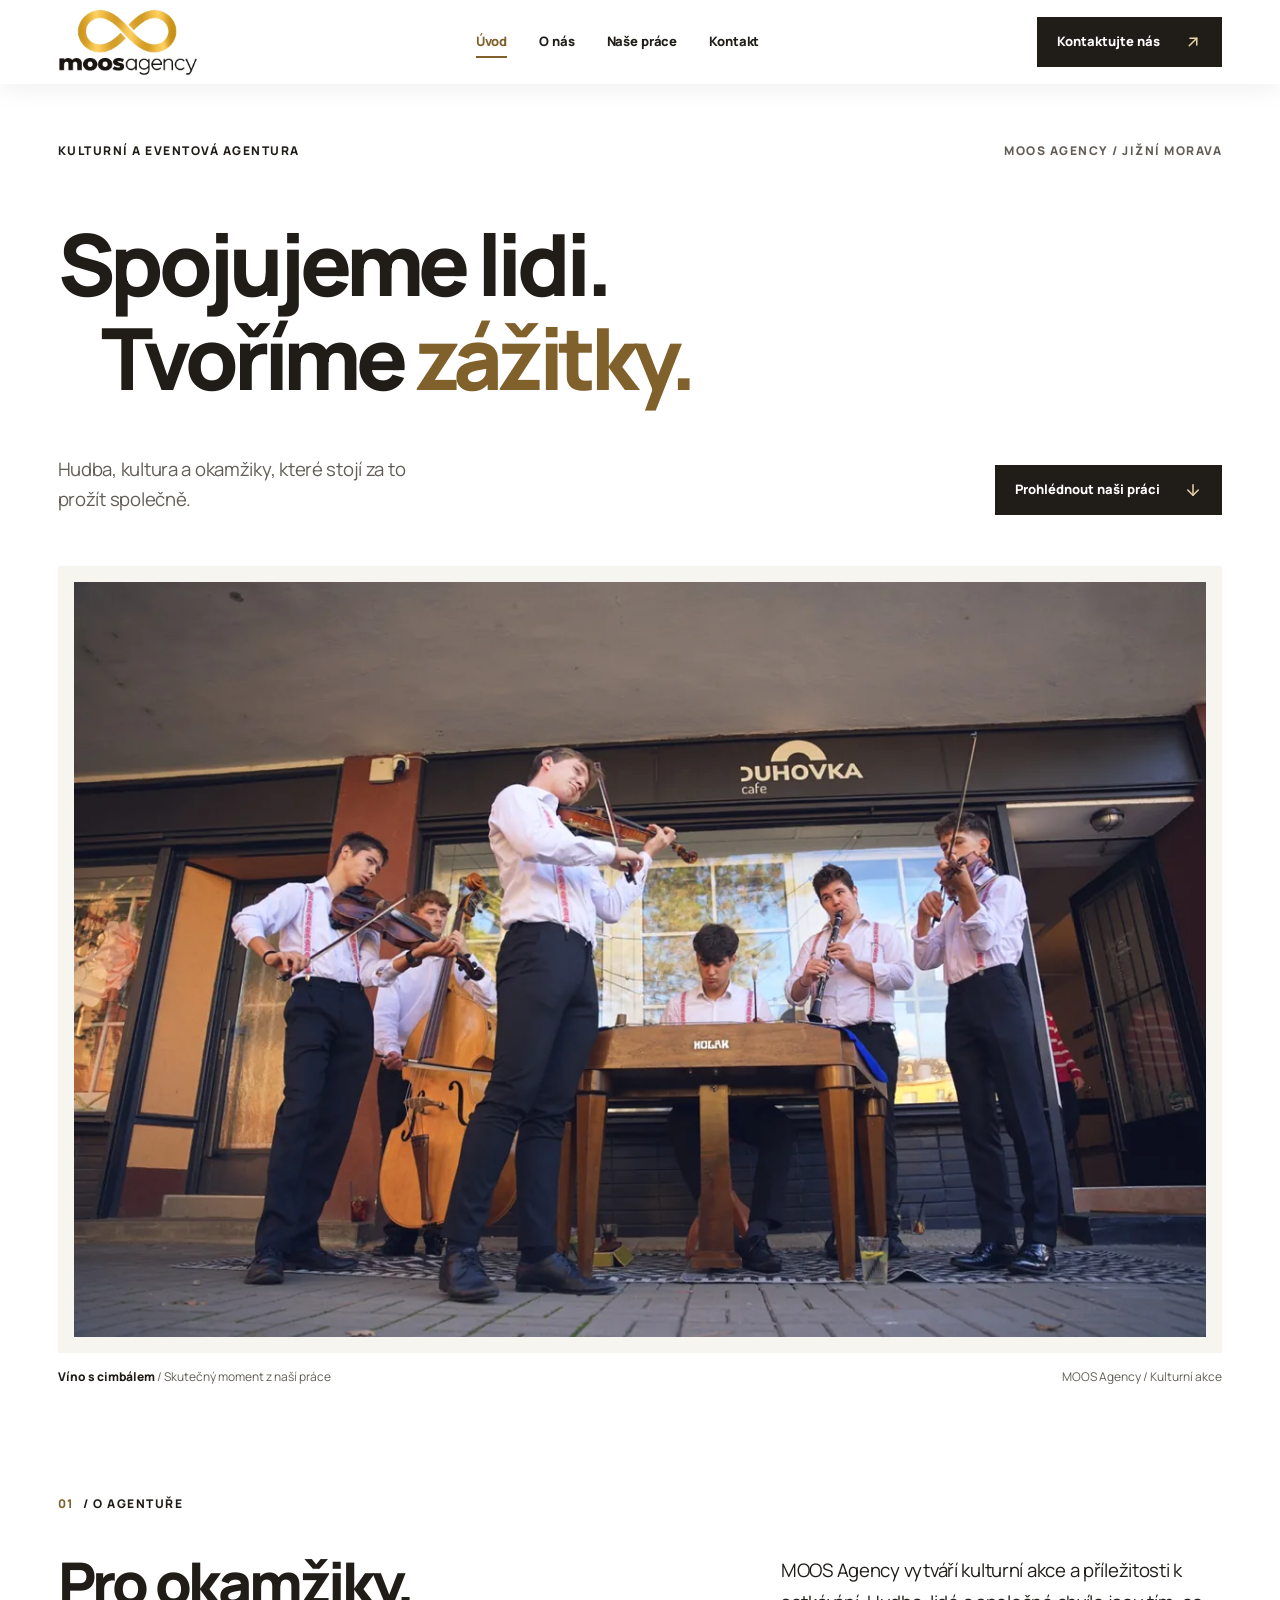
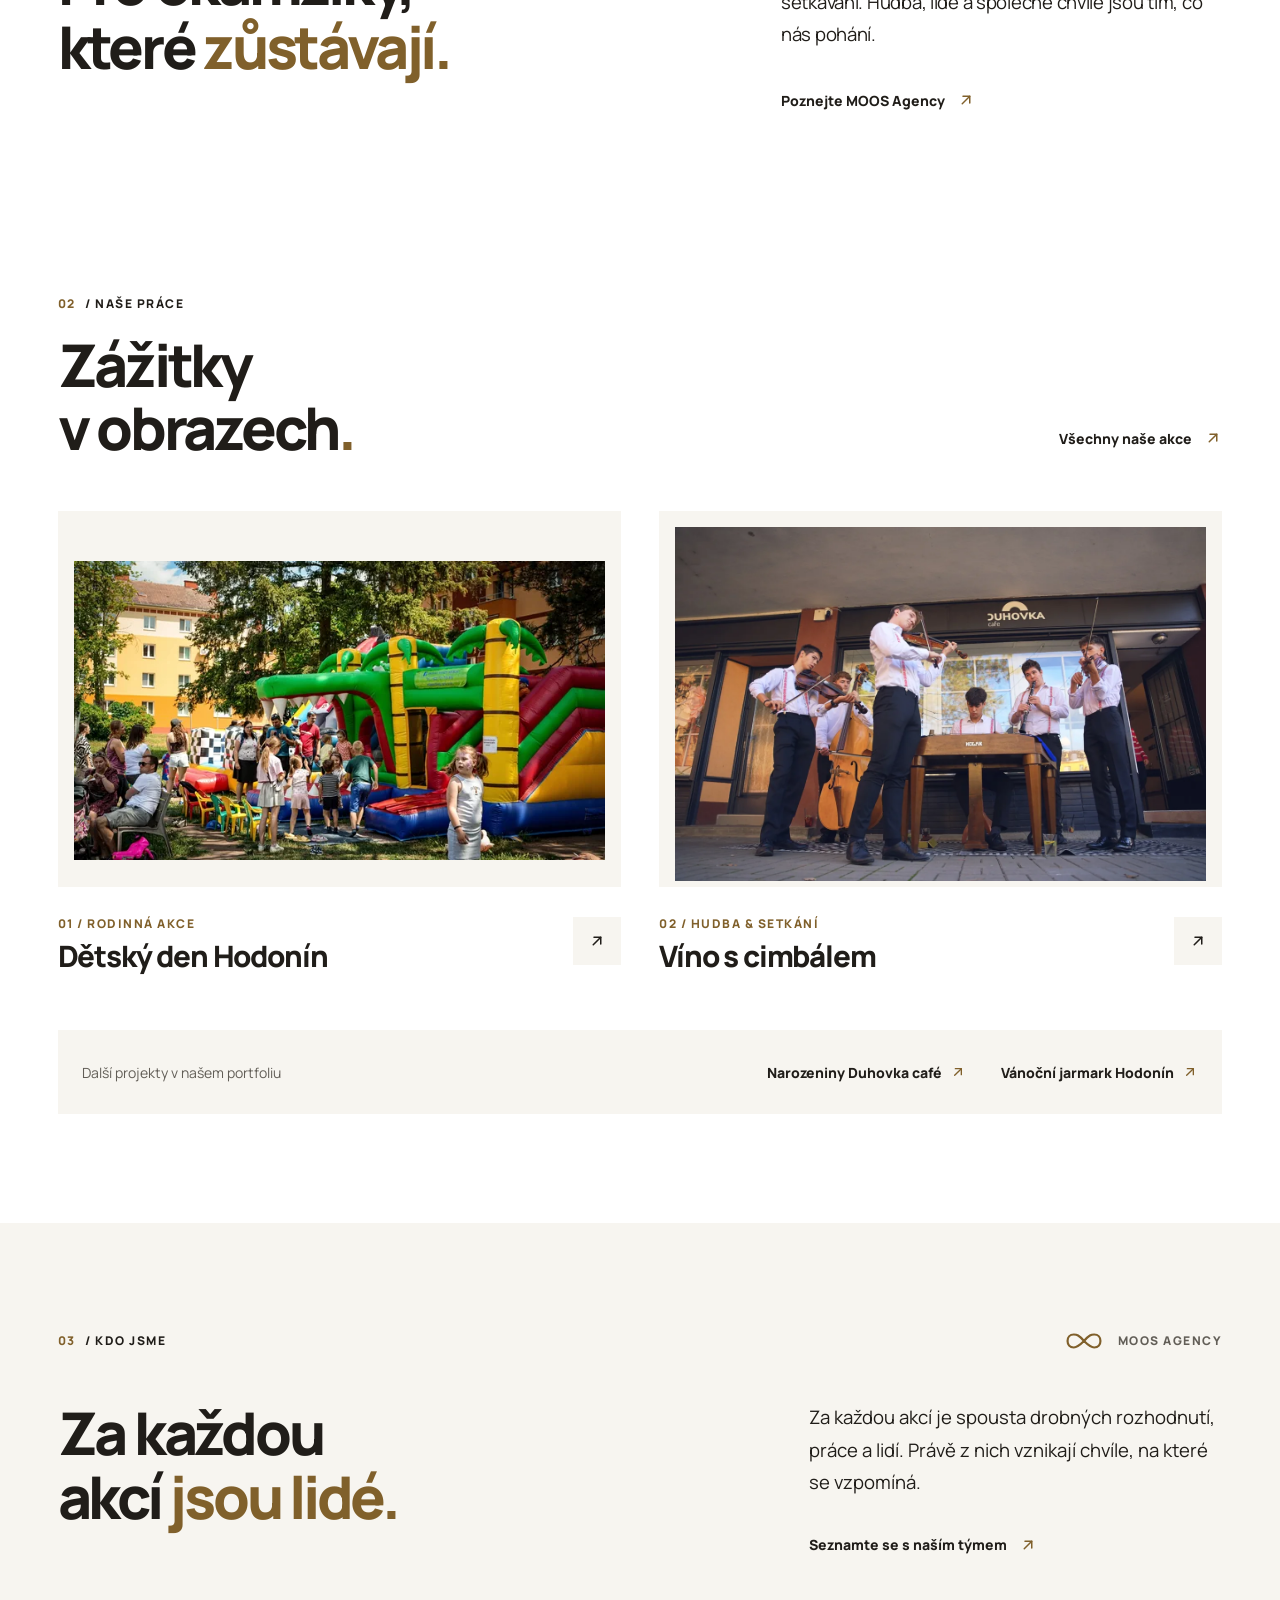
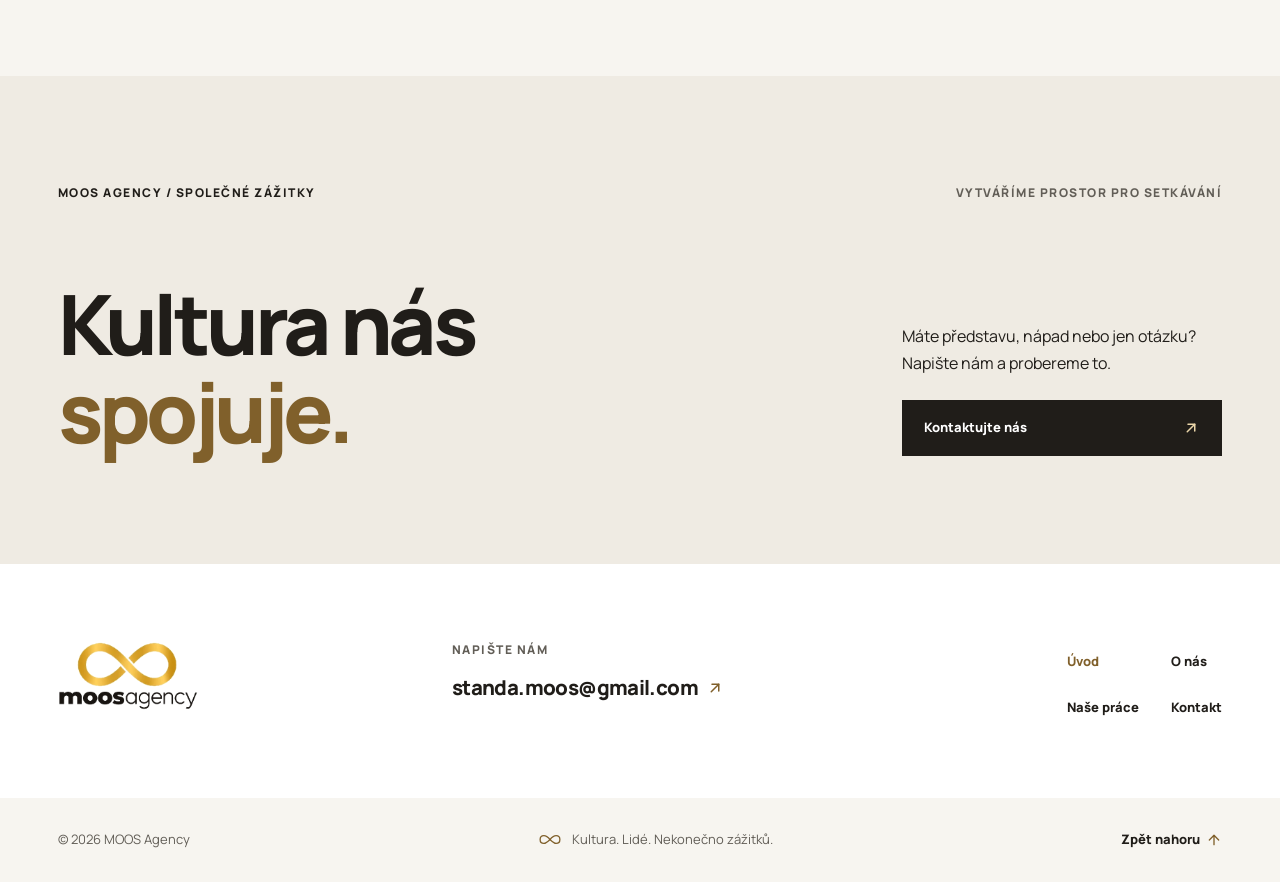
<file: website/index.html>
<!DOCTYPE html>
<html lang="cs-CZ">
<head>
  <meta charset="UTF-8">
  <meta name="viewport" content="width=device-width, initial-scale=1">
  <title>Zážitky, které spojují lidi — MOOS Agency</title>
  <meta name="description" content="MOOS Agency je kulturní a eventová agentura na Jižní Moravě. Tvoříme akce, hudební setkání a zážitky, které spojují lidi.">
  <meta name="theme-color" content="#FFFFFF">
  <meta property="og:type" content="website">
  <meta property="og:locale" content="cs_CZ">
  <meta property="og:site_name" content="MOOS Agency">
  <meta property="og:title" content="Zážitky, které spojují lidi — MOOS Agency">
  <meta property="og:description" content="MOOS Agency je kulturní a eventová agentura na Jižní Moravě. Tvoříme akce, hudební setkání a zážitky, které spojují lidi.">
  <meta property="og:image" content="assets/images/duhovka-kapela.jpg">
  <link rel="icon" href="assets/logos/favicon.svg" type="image/svg+xml">
  <link rel="preload" href="assets/fonts/manrope-extrabold.woff2" as="font" type="font/woff2" crossorigin>
  <link rel="preload" href="assets/fonts/manrope-regular.woff2" as="font" type="font/woff2" crossorigin>
  <link rel="stylesheet" href="css/style.css">
  <link rel="stylesheet" href="css/components.css">
  <link rel="stylesheet" href="css/pages.css">
  <link rel="stylesheet" href="css/responsive.css">
</head>
<body id="top">
  <a class="skip-link" href="#obsah">Přeskočit na obsah</a>

  <header class="site-header">
    <div class="container header-inner">
      <a class="brand" href="index.html" aria-label="MOOS Agency — úvod">
        <picture>
          <source srcset="assets/logos/moos-agency.webp" type="image/webp">
          <img class="brand-logo" src="assets/logos/moos-agency.png" width="402" height="196" alt="MOOS Agency">
        </picture>
      </a>

      <nav class="desktop-nav" aria-label="Hlavní navigace">
        <a class="nav-link" href="index.html" aria-current="page">Úvod</a>
        <a class="nav-link" href="o-nas.html">O nás</a>
        <a class="nav-link" href="nase-prace.html">Naše práce</a>
        <a class="nav-link" href="kontakt.html">Kontakt</a>
      </nav>

      <a class="btn-primary header-cta" href="kontakt.html">
        <span>Kontaktujte nás</span>
        <svg class="icon btn-icon" viewBox="0 0 24 24" fill="none" stroke="currentColor" stroke-width="2" stroke-linecap="round" stroke-linejoin="round" aria-hidden="true">
          <path d="M7 17 17 7"></path>
          <path d="M8 7h9v9"></path>
        </svg>
      </a>

      <details class="mobile-menu">
        <summary aria-label="Otevřít menu navigace">
          <span>Menu</span>
          <svg class="icon menu-icon" viewBox="0 0 24 24" fill="none" stroke="currentColor" stroke-width="2.2" stroke-linecap="round" aria-hidden="true">
            <path d="M12 5v14"></path>
            <path d="M5 12h14"></path>
          </svg>
        </summary>
        <div class="mobile-menu-panel">
          <nav aria-label="Mobilní navigace">
            <ul class="mobile-nav-list">
              <li><a class="mobile-nav-link" href="index.html" aria-current="page">Úvod</a></li>
              <li><a class="mobile-nav-link" href="o-nas.html">O nás</a></li>
              <li><a class="mobile-nav-link" href="nase-prace.html">Naše práce</a></li>
              <li><a class="mobile-nav-link" href="kontakt.html">Kontakt</a></li>
            </ul>
          </nav>
          <a class="btn-primary mobile-menu-cta" href="kontakt.html">
            <span>Kontaktujte nás</span>
            <svg class="icon btn-icon" viewBox="0 0 24 24" fill="none" stroke="currentColor" stroke-width="2" stroke-linecap="round" stroke-linejoin="round" aria-hidden="true">
              <path d="M7 17 17 7"></path>
              <path d="M8 7h9v9"></path>
            </svg>
          </a>
        </div>
      </details>
    </div>
  </header>

  <main id="obsah">
    <section class="hero container" aria-labelledby="hero-title">
      <div class="hero-kicker">
        <p class="eyebrow eyebrow-ink">Kulturní a eventová agentura</p>
        <p class="eyebrow hero-number">MOOS Agency / Jižní Morava</p>
      </div>

      <div class="hero-stage">
        <h1 class="hero-title" id="hero-title">
          <span class="hero-title-line">Spojujeme lidi.</span>
          <span class="hero-title-line hero-title-offset">Tvoříme <span class="accent">zážitky.</span></span>
        </h1>

        <div class="hero-intro">
          <p class="hero-intro-copy">Hudba, kultura a okamžiky, které stojí za to prožít společně.</p>
          <a class="btn-primary hero-discover" href="#vybrane-akce">
            <span>Prohlédnout naši práci</span>
            <svg class="icon btn-icon" viewBox="0 0 24 24" fill="none" stroke="currentColor" stroke-width="2" stroke-linecap="round" stroke-linejoin="round" aria-hidden="true">
              <path d="M12 5v14"></path>
              <path d="m19 12-7 7-7-7"></path>
            </svg>
          </a>
        </div>
      </div>
    </section>

    <figure class="hero-figure container">
      <picture class="hero-photo">
        <source
          type="image/webp"
          srcset="assets/images/duhovka-kapela-640.webp 640w, assets/images/duhovka-kapela-1200.webp 1200w, assets/images/duhovka-kapela-1920.webp 1920w"
          sizes="(min-width: 100rem) 92rem, 91vw">
        <img
          class="hero-photo-img"
          src="assets/images/duhovka-kapela.jpg"
          width="1920"
          height="1280"
          alt="Cimbálová kapela během kulturní akce Víno s cimbálem před Duhovka café."
          fetchpriority="high"
          loading="eager"
          decoding="async">
      </picture>
      <figcaption class="photo-caption">
        <span><strong>Víno s cimbálem</strong> / Skutečný moment z naší práce</span>
        <span>MOOS Agency / Kulturní akce</span>
      </figcaption>
    </figure>

    <section class="section container reveal" id="o-agenture" aria-labelledby="intro-title">
      <p class="eyebrow intro-eyebrow"><span class="eyebrow-num">01</span> / O agentuře</p>
      <div class="split-section">
        <h2 class="split-heading" id="intro-title">Pro okamžiky,<br>které <span class="accent">zůstávají.</span></h2>
        <div class="split-copy">
          <p class="split-lead">MOOS Agency vytváří kulturní akce a příležitosti k setkávání. Hudba, lidé a společné chvíle jsou tím, co nás pohání.</p>
          <a class="text-link split-action" href="o-nas.html">
            <span>Poznejte MOOS Agency</span>
            <svg class="icon icon-gold" viewBox="0 0 24 24" fill="none" stroke="currentColor" stroke-width="2" stroke-linecap="round" stroke-linejoin="round" aria-hidden="true">
              <path d="M7 17 17 7"></path>
              <path d="M8 7h9v9"></path>
            </svg>
          </a>
        </div>
      </div>
    </section>

    <section class="section work-highlight container" id="vybrane-akce" aria-labelledby="work-title">
      <div class="section-heading reveal">
        <div>
          <p class="eyebrow section-heading-eyebrow"><span class="eyebrow-num">02</span> / Naše práce</p>
          <h2 id="work-title">Zážitky<br>v obrazech<span class="accent">.</span></h2>
        </div>
        <a class="text-link" href="nase-prace.html">
          <span>Všechny naše akce</span>
          <svg class="icon icon-gold" viewBox="0 0 24 24" fill="none" stroke="currentColor" stroke-width="2" stroke-linecap="round" stroke-linejoin="round" aria-hidden="true">
            <path d="M7 17 17 7"></path>
            <path d="M8 7h9v9"></path>
          </svg>
        </a>
      </div>

      <div class="highlight-grid">
        <a class="highlight-card reveal" href="nase-prace.html#detsky-den">
          <picture class="media-frame">
            <source
              type="image/webp"
              srcset="assets/images/detsky-den-640.webp 640w, assets/images/detsky-den-1200.webp 1200w, assets/images/detsky-den-1920.webp 1920w"
              sizes="(min-width: 100rem) 45rem, (min-width: 56.25rem) 45vw, 91vw">
            <img
              class="media-img"
              src="assets/images/detsky-den.jpg"
              width="1920"
              height="1080"
              alt="Dětský den v Hodoníně s barevnými skákacími atrakcemi a rodinami."
              loading="lazy"
              decoding="async">
          </picture>
          <div class="highlight-caption">
            <div>
              <span class="eyebrow eyebrow-gold">01 / Rodinná akce</span>
              <h3 class="highlight-title">Dětský den Hodonín</h3>
            </div>
            <span class="card-arrow" aria-hidden="true">
              <svg class="icon" viewBox="0 0 24 24" fill="none" stroke="currentColor" stroke-width="2" stroke-linecap="round" stroke-linejoin="round">
                <path d="M7 17 17 7"></path>
                <path d="M8 7h9v9"></path>
              </svg>
            </span>
          </div>
        </a>

        <a class="highlight-card reveal reveal-delayed" href="nase-prace.html#vino">
          <picture class="media-frame">
            <source
              type="image/webp"
              srcset="assets/images/duhovka-kapela-640.webp 640w, assets/images/duhovka-kapela-1200.webp 1200w, assets/images/duhovka-kapela-1920.webp 1920w"
              sizes="(min-width: 100rem) 45rem, (min-width: 56.25rem) 45vw, 91vw">
            <img
              class="media-img"
              src="assets/images/duhovka-kapela.jpg"
              width="1920"
              height="1280"
              alt="Cimbálová kapela vystupující před Duhovka café."
              loading="lazy"
              decoding="async">
          </picture>
          <div class="highlight-caption">
            <div>
              <span class="eyebrow eyebrow-gold">02 / Hudba &amp; setkání</span>
              <h3 class="highlight-title">Víno s cimbálem</h3>
            </div>
            <span class="card-arrow" aria-hidden="true">
              <svg class="icon" viewBox="0 0 24 24" fill="none" stroke="currentColor" stroke-width="2" stroke-linecap="round" stroke-linejoin="round">
                <path d="M7 17 17 7"></path>
                <path d="M8 7h9v9"></path>
              </svg>
            </span>
          </div>
        </a>
      </div>

      <div class="more-events reveal">
        <p class="more-events-label">Další projekty v našem portfoliu</p>
        <a class="more-events-link" href="nase-prace.html#duhovka">
          <span>Narozeniny Duhovka café</span>
          <svg class="icon icon-sm icon-gold" viewBox="0 0 24 24" fill="none" stroke="currentColor" stroke-width="2" stroke-linecap="round" stroke-linejoin="round" aria-hidden="true">
            <path d="M7 17 17 7"></path>
            <path d="M8 7h9v9"></path>
          </svg>
        </a>
        <a class="more-events-link" href="nase-prace.html#jarmark">
          <span>Vánoční jarmark Hodonín</span>
          <svg class="icon icon-sm icon-gold" viewBox="0 0 24 24" fill="none" stroke="currentColor" stroke-width="2" stroke-linecap="round" stroke-linejoin="round" aria-hidden="true">
            <path d="M7 17 17 7"></path>
            <path d="M8 7h9v9"></path>
          </svg>
        </a>
      </div>
    </section>

    <section class="section section-surface reveal" aria-labelledby="manifesto-title">
      <div class="container">
        <div class="manifesto-rule">
          <p class="eyebrow"><span class="eyebrow-num">03</span> / Kdo jsme</p>
          <div class="manifesto-brand">
            <img class="brand-infinity" src="assets/icons/infinity.svg" width="40" height="18" alt="">
            <p class="eyebrow eyebrow-muted">MOOS Agency</p>
          </div>
        </div>

        <div class="manifesto-grid">
          <h2 id="manifesto-title">Za každou<br>akcí <span class="accent">jsou lidé.</span></h2>
          <div>
            <p class="manifesto-copy">Za každou akcí je spousta drobných rozhodnutí, práce a lidí. Právě z nich vznikají chvíle, na které se vzpomíná.</p>
            <a class="text-link manifesto-action" href="o-nas.html#tym">
              <span>Seznamte se s naším týmem</span>
              <svg class="icon icon-gold" viewBox="0 0 24 24" fill="none" stroke="currentColor" stroke-width="2" stroke-linecap="round" stroke-linejoin="round" aria-hidden="true">
                <path d="M7 17 17 7"></path>
                <path d="M8 7h9v9"></path>
              </svg>
            </a>
          </div>
        </div>
      </div>
    </section>

    <section class="closing" aria-labelledby="closing-title">
      <div class="container">
        <div class="closing-meta">
          <p class="eyebrow">MOOS Agency / Společné zážitky</p>
          <span class="small-label closing-meta-aside">Vytváříme prostor pro setkávání</span>
        </div>
        <div class="closing-content">
          <h2 class="closing-title" id="closing-title">Kultura nás<br><span class="accent">spojuje.</span></h2>
          <div class="closing-action">
            <p class="closing-copy">Máte představu, nápad nebo jen otázku? Napište nám a probereme to.</p>
            <a class="btn-primary btn-primary-lg" href="kontakt.html">
              <span>Kontaktujte nás</span>
              <svg class="icon btn-icon" viewBox="0 0 24 24" fill="none" stroke="currentColor" stroke-width="2" stroke-linecap="round" stroke-linejoin="round" aria-hidden="true">
                <path d="M7 17 17 7"></path>
                <path d="M8 7h9v9"></path>
              </svg>
            </a>
          </div>
        </div>
      </div>
    </section>
  </main>

  <footer class="site-footer">
    <div class="container footer-top">
      <a class="brand footer-brand" href="index.html" aria-label="MOOS Agency — úvod">
        <picture>
          <source srcset="assets/logos/moos-agency.webp" type="image/webp">
          <img class="brand-logo" src="assets/logos/moos-agency.png" width="402" height="196" alt="MOOS Agency">
        </picture>
      </a>

      <div>
        <p class="eyebrow eyebrow-muted footer-contact-label">Napište nám</p>
        <a class="footer-email" href="mailto:standa.moos@gmail.com">
          <span>standa.moos@gmail.com</span>
          <svg class="icon icon-gold" viewBox="0 0 24 24" fill="none" stroke="currentColor" stroke-width="2" stroke-linecap="round" stroke-linejoin="round" aria-hidden="true">
            <path d="M7 17 17 7"></path>
            <path d="M8 7h9v9"></path>
          </svg>
        </a>
      </div>

      <nav class="footer-nav" aria-label="Navigace v zápatí">
        <a class="footer-link" href="index.html" aria-current="page">Úvod</a>
        <a class="footer-link" href="o-nas.html">O nás</a>
        <a class="footer-link" href="nase-prace.html">Naše práce</a>
        <a class="footer-link" href="kontakt.html">Kontakt</a>
      </nav>
    </div>

    <div class="footer-bottom-wrap">
      <div class="container footer-bottom">
        <span>© 2026 MOOS Agency</span>
        <span class="footer-motto">
          <img class="footer-infinity" src="assets/icons/infinity.svg" width="24" height="11" alt="">
          <span>Kultura. Lidé. Nekonečno zážitků.</span>
        </span>
        <a class="footer-top-link" href="#top">
          <span>Zpět nahoru</span>
          <svg class="icon icon-sm icon-gold" viewBox="0 0 24 24" fill="none" stroke="currentColor" stroke-width="2" stroke-linecap="round" stroke-linejoin="round" aria-hidden="true">
            <path d="M12 19V5"></path>
            <path d="m5 12 7-7 7 7"></path>
          </svg>
        </a>
      </div>
    </div>
  </footer>
</body>
</html>
</file>
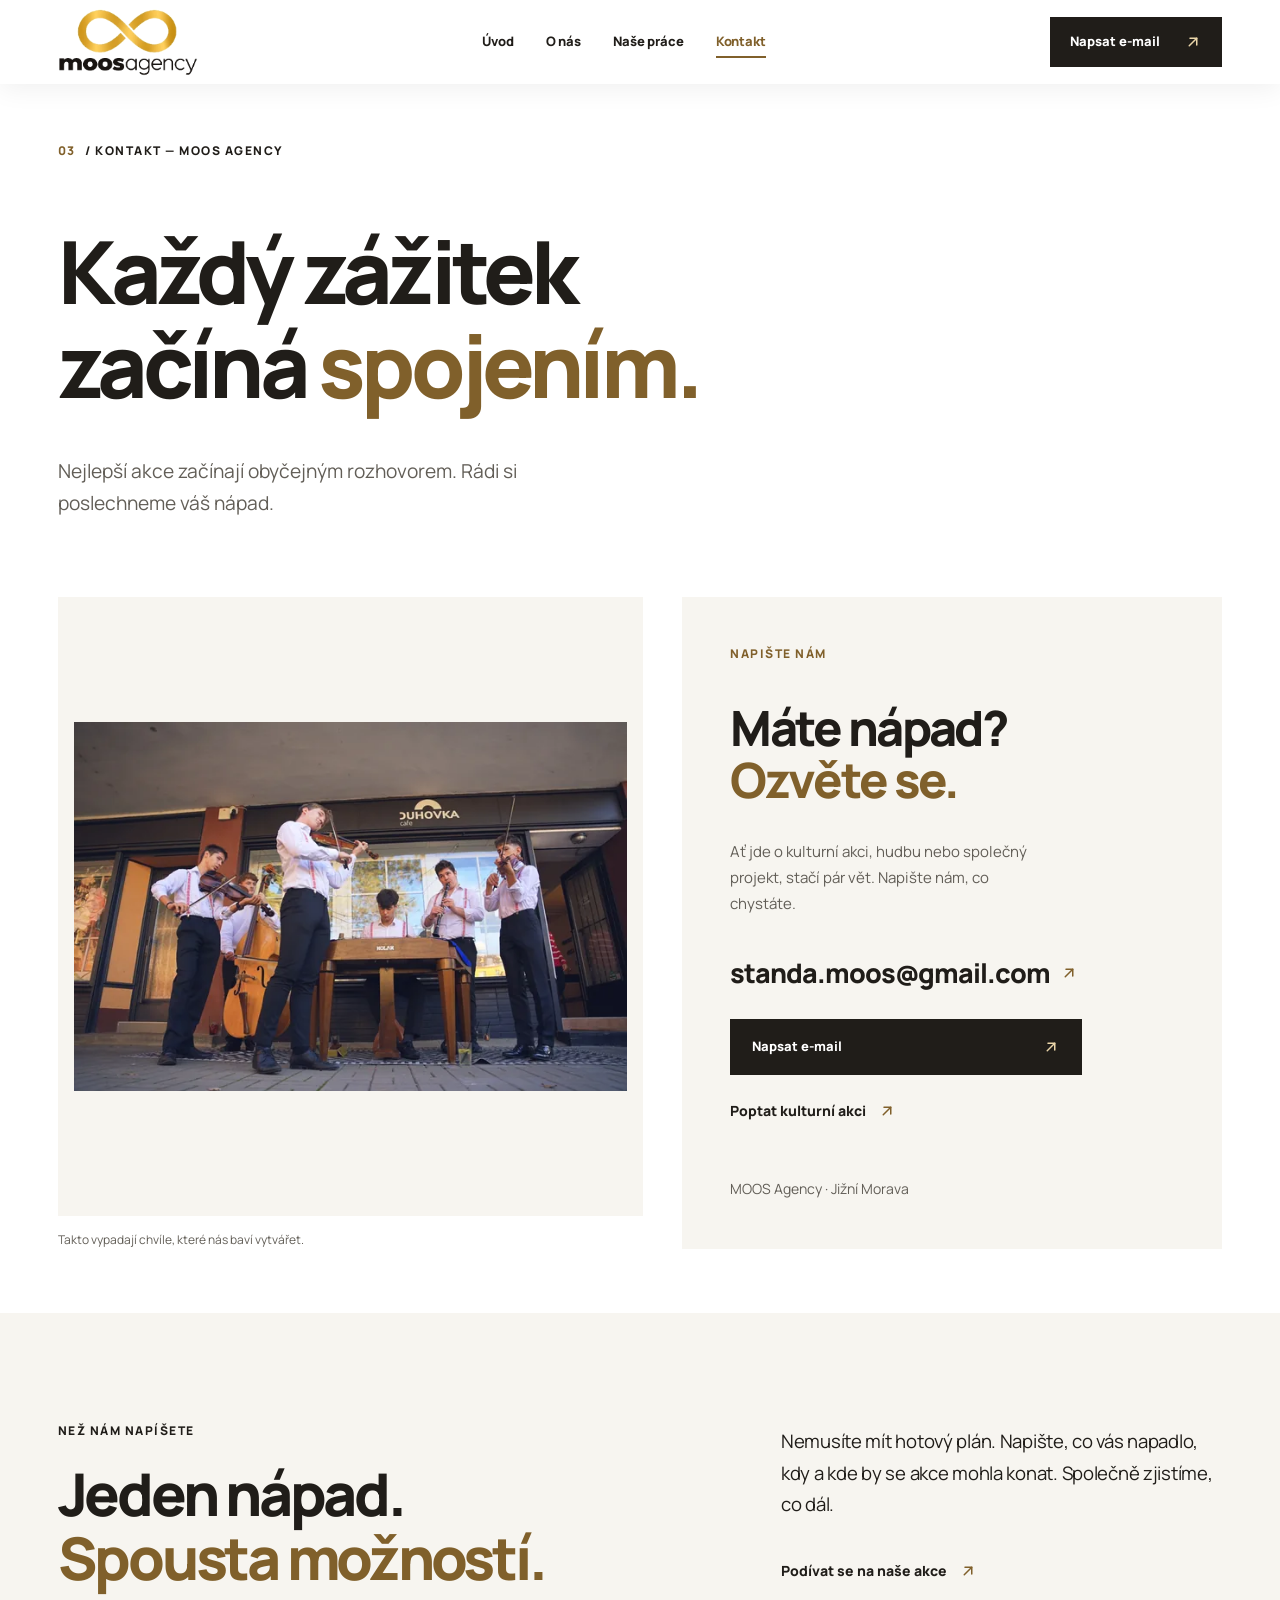
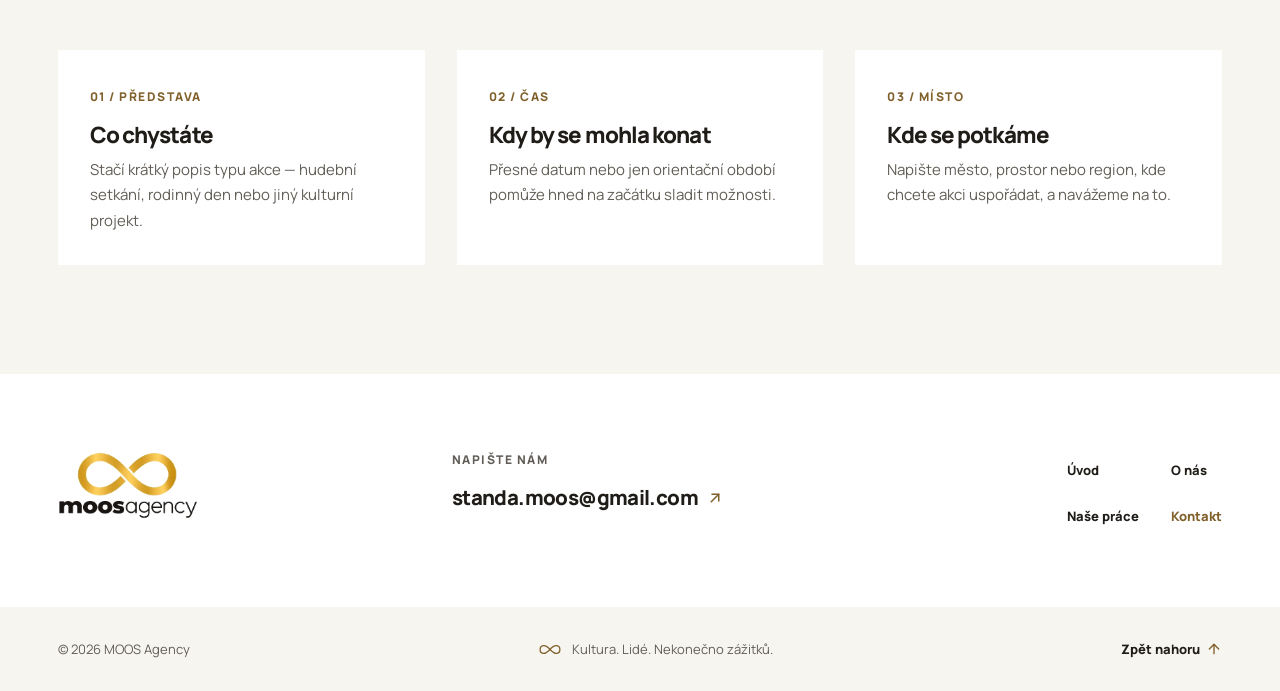
<file: website/kontakt.html>
<!DOCTYPE html>
<html lang="cs-CZ">
<head>
  <meta charset="UTF-8">
  <meta name="viewport" content="width=device-width, initial-scale=1">
  <title>Kontakt — MOOS Agency</title>
  <meta name="description" content="Kontaktujte MOOS Agency. Rádi si s vámi popovídáme o spolupráci a kulturních akcích na Jižní Moravě.">
  <meta name="theme-color" content="#FFFFFF">
  <meta property="og:type" content="website">
  <meta property="og:locale" content="cs_CZ">
  <meta property="og:site_name" content="MOOS Agency">
  <meta property="og:title" content="Kontakt — MOOS Agency">
  <meta property="og:description" content="Kontaktujte MOOS Agency. Rádi si s vámi popovídáme o spolupráci a kulturních akcích na Jižní Moravě.">
  <meta property="og:image" content="assets/images/duhovka-kapela.jpg">
  <link rel="icon" href="assets/logos/favicon.svg" type="image/svg+xml">
  <link rel="preload" href="assets/fonts/manrope-extrabold.woff2" as="font" type="font/woff2" crossorigin>
  <link rel="preload" href="assets/fonts/manrope-regular.woff2" as="font" type="font/woff2" crossorigin>
  <link rel="stylesheet" href="css/style.css">
  <link rel="stylesheet" href="css/components.css">
  <link rel="stylesheet" href="css/pages.css">
  <link rel="stylesheet" href="css/responsive.css">
</head>
<body id="top">
  <a class="skip-link" href="#obsah">Přeskočit na obsah</a>

  <header class="site-header">
    <div class="container header-inner">
      <a class="brand" href="index.html" aria-label="MOOS Agency — úvod">
        <picture>
          <source srcset="assets/logos/moos-agency.webp" type="image/webp">
          <img class="brand-logo" src="assets/logos/moos-agency.png" width="402" height="196" alt="MOOS Agency">
        </picture>
      </a>

      <nav class="desktop-nav" aria-label="Hlavní navigace">
        <a class="nav-link" href="index.html">Úvod</a>
        <a class="nav-link" href="o-nas.html">O nás</a>
        <a class="nav-link" href="nase-prace.html">Naše práce</a>
        <a class="nav-link" href="kontakt.html" aria-current="page">Kontakt</a>
      </nav>

      <a class="btn-primary header-cta" href="mailto:standa.moos@gmail.com?subject=Dotaz%20pro%20MOOS%20Agency">
        <span>Napsat e-mail</span>
        <svg class="icon btn-icon" viewBox="0 0 24 24" fill="none" stroke="currentColor" stroke-width="2" stroke-linecap="round" stroke-linejoin="round" aria-hidden="true">
          <path d="M7 17 17 7"></path>
          <path d="M8 7h9v9"></path>
        </svg>
      </a>

      <details class="mobile-menu">
        <summary aria-label="Otevřít menu navigace">
          <span>Menu</span>
          <svg class="icon menu-icon" viewBox="0 0 24 24" fill="none" stroke="currentColor" stroke-width="2.2" stroke-linecap="round" aria-hidden="true">
            <path d="M12 5v14"></path>
            <path d="M5 12h14"></path>
          </svg>
        </summary>
        <div class="mobile-menu-panel">
          <nav aria-label="Mobilní navigace">
            <ul class="mobile-nav-list">
              <li><a class="mobile-nav-link" href="index.html">Úvod</a></li>
              <li><a class="mobile-nav-link" href="o-nas.html">O nás</a></li>
              <li><a class="mobile-nav-link" href="nase-prace.html">Naše práce</a></li>
              <li><a class="mobile-nav-link" href="kontakt.html" aria-current="page">Kontakt</a></li>
            </ul>
          </nav>
          <a class="btn-primary mobile-menu-cta" href="mailto:standa.moos@gmail.com?subject=Dotaz%20pro%20MOOS%20Agency">
            <span>Napsat e-mail</span>
            <svg class="icon btn-icon" viewBox="0 0 24 24" fill="none" stroke="currentColor" stroke-width="2" stroke-linecap="round" stroke-linejoin="round" aria-hidden="true">
              <path d="M7 17 17 7"></path>
              <path d="M8 7h9v9"></path>
            </svg>
          </a>
        </div>
      </details>
    </div>
  </header>

  <main id="obsah">
    <section class="contact-hero container" aria-labelledby="contact-title">
      <p class="eyebrow contact-hero-eyebrow"><span class="eyebrow-num">03</span> / Kontakt — MOOS Agency</p>
      <div class="contact-headline">
        <h1 class="contact-title" id="contact-title">Každý zážitek<br>začíná <span class="accent">spojením.</span></h1>
        <p class="contact-lead">Nejlepší akce začínají obyčejným rozhovorem. Rádi si poslechneme váš nápad.</p>
      </div>
    </section>

    <section class="contact-showcase container" aria-label="Spojte se s MOOS Agency">
      <figure class="contact-image reveal">
        <picture class="contact-image-frame">
          <source
            type="image/webp"
            srcset="assets/images/duhovka-kapela-640.webp 640w, assets/images/duhovka-kapela-1200.webp 1200w, assets/images/duhovka-kapela-1920.webp 1920w"
            sizes="(min-width: 56.25rem) 46vw, 91vw">
          <img
            class="contact-image-img"
            src="assets/images/duhovka-kapela.jpg"
            width="1920"
            height="1280"
            fetchpriority="high"
            loading="eager"
            decoding="async"
            alt="Hudebníci při vystoupení před Duhovka café.">
        </picture>
        <figcaption class="photo-caption">Takto vypadají chvíle, které nás baví vytvářet.</figcaption>
      </figure>

      <div class="contact-panel reveal" id="napiste-nam">
        <p class="eyebrow eyebrow-gold contact-panel-eyebrow">Napište nám</p>
        <h2 class="contact-panel-title">Máte nápad?<br><span class="accent">Ozvěte se.</span></h2>
        <p class="contact-panel-copy">Ať jde o kulturní akci, hudbu nebo společný projekt, stačí pár vět. Napište nám, co chystáte.</p>

        <address class="contact-address">
          <a class="contact-email" href="mailto:standa.moos@gmail.com">
            <span>standa.moos<wbr>@gmail.com</span>
            <svg class="icon icon-gold" viewBox="0 0 24 24" fill="none" stroke="currentColor" stroke-width="2" stroke-linecap="round" stroke-linejoin="round" aria-hidden="true">
              <path d="M7 17 17 7"></path>
              <path d="M8 7h9v9"></path>
            </svg>
          </a>
        </address>

        <div class="contact-quick-actions">
          <a class="btn-primary btn-primary-lg" href="mailto:standa.moos@gmail.com?subject=Dotaz%20pro%20MOOS%20Agency">
            <span>Napsat e-mail</span>
            <svg class="icon btn-icon" viewBox="0 0 24 24" fill="none" stroke="currentColor" stroke-width="2" stroke-linecap="round" stroke-linejoin="round" aria-hidden="true">
              <path d="M7 17 17 7"></path>
              <path d="M8 7h9v9"></path>
            </svg>
          </a>
          <a class="text-link" href="mailto:standa.moos@gmail.com?subject=Spolupr%C3%A1ce%20na%20kulturn%C3%AD%20akci">
            <span>Poptat kulturní akci</span>
            <svg class="icon icon-gold" viewBox="0 0 24 24" fill="none" stroke="currentColor" stroke-width="2" stroke-linecap="round" stroke-linejoin="round" aria-hidden="true">
              <path d="M7 17 17 7"></path>
              <path d="M8 7h9v9"></path>
            </svg>
          </a>
        </div>

        <p class="contact-foot">MOOS Agency · Jižní Morava</p>
      </div>
    </section>

    <section class="section section-surface reveal" aria-labelledby="guide-title">
      <div class="container">
        <div class="split-section">
          <div>
            <p class="eyebrow about-intro-eyebrow">Než nám napíšete</p>
            <h2 id="guide-title">Jeden nápad.<br><span class="accent">Spousta možností.</span></h2>
          </div>
          <div class="split-copy">
            <p class="split-lead">Nemusíte mít hotový plán. Napište, co vás napadlo, kdy a kde by se akce mohla konat. Společně zjistíme, co dál.</p>
            <a class="text-link split-action" href="nase-prace.html">
              <span>Podívat se na naše akce</span>
              <svg class="icon icon-gold" viewBox="0 0 24 24" fill="none" stroke="currentColor" stroke-width="2" stroke-linecap="round" stroke-linejoin="round" aria-hidden="true">
                <path d="M7 17 17 7"></path>
                <path d="M8 7h9v9"></path>
              </svg>
            </a>
          </div>
        </div>

        <div class="contact-guide-grid">
          <div class="contact-guide-item">
            <span class="eyebrow eyebrow-gold">01 / Představa</span>
            <h3 class="contact-guide-title">Co chystáte</h3>
            <p class="contact-guide-copy">Stačí krátký popis typu akce — hudební setkání, rodinný den nebo jiný kulturní projekt.</p>
          </div>
          <div class="contact-guide-item">
            <span class="eyebrow eyebrow-gold">02 / Čas</span>
            <h3 class="contact-guide-title">Kdy by se mohla konat</h3>
            <p class="contact-guide-copy">Přesné datum nebo jen orientační období pomůže hned na začátku sladit možnosti.</p>
          </div>
          <div class="contact-guide-item">
            <span class="eyebrow eyebrow-gold">03 / Místo</span>
            <h3 class="contact-guide-title">Kde se potkáme</h3>
            <p class="contact-guide-copy">Napište město, prostor nebo region, kde chcete akci uspořádat, a navážeme na to.</p>
          </div>
        </div>
      </div>
    </section>
  </main>

  <footer class="site-footer">
    <div class="container footer-top">
      <a class="brand footer-brand" href="index.html" aria-label="MOOS Agency — úvod">
        <picture>
          <source srcset="assets/logos/moos-agency.webp" type="image/webp">
          <img class="brand-logo" src="assets/logos/moos-agency.png" width="402" height="196" alt="MOOS Agency">
        </picture>
      </a>

      <div>
        <p class="eyebrow eyebrow-muted footer-contact-label">Napište nám</p>
        <a class="footer-email" href="mailto:standa.moos@gmail.com">
          <span>standa.moos@gmail.com</span>
          <svg class="icon icon-gold" viewBox="0 0 24 24" fill="none" stroke="currentColor" stroke-width="2" stroke-linecap="round" stroke-linejoin="round" aria-hidden="true">
            <path d="M7 17 17 7"></path>
            <path d="M8 7h9v9"></path>
          </svg>
        </a>
      </div>

      <nav class="footer-nav" aria-label="Navigace v zápatí">
        <a class="footer-link" href="index.html">Úvod</a>
        <a class="footer-link" href="o-nas.html">O nás</a>
        <a class="footer-link" href="nase-prace.html">Naše práce</a>
        <a class="footer-link" href="kontakt.html" aria-current="page">Kontakt</a>
      </nav>
    </div>

    <div class="footer-bottom-wrap">
      <div class="container footer-bottom">
        <span>© 2026 MOOS Agency</span>
        <span class="footer-motto">
          <img class="footer-infinity" src="assets/icons/infinity.svg" width="24" height="11" alt="">
          <span>Kultura. Lidé. Nekonečno zážitků.</span>
        </span>
        <a class="footer-top-link" href="#top">
          <span>Zpět nahoru</span>
          <svg class="icon icon-sm icon-gold" viewBox="0 0 24 24" fill="none" stroke="currentColor" stroke-width="2" stroke-linecap="round" stroke-linejoin="round" aria-hidden="true">
            <path d="M12 19V5"></path>
            <path d="m5 12 7-7 7 7"></path>
          </svg>
        </a>
      </div>
    </div>
  </footer>
</body>
</html>
</file>
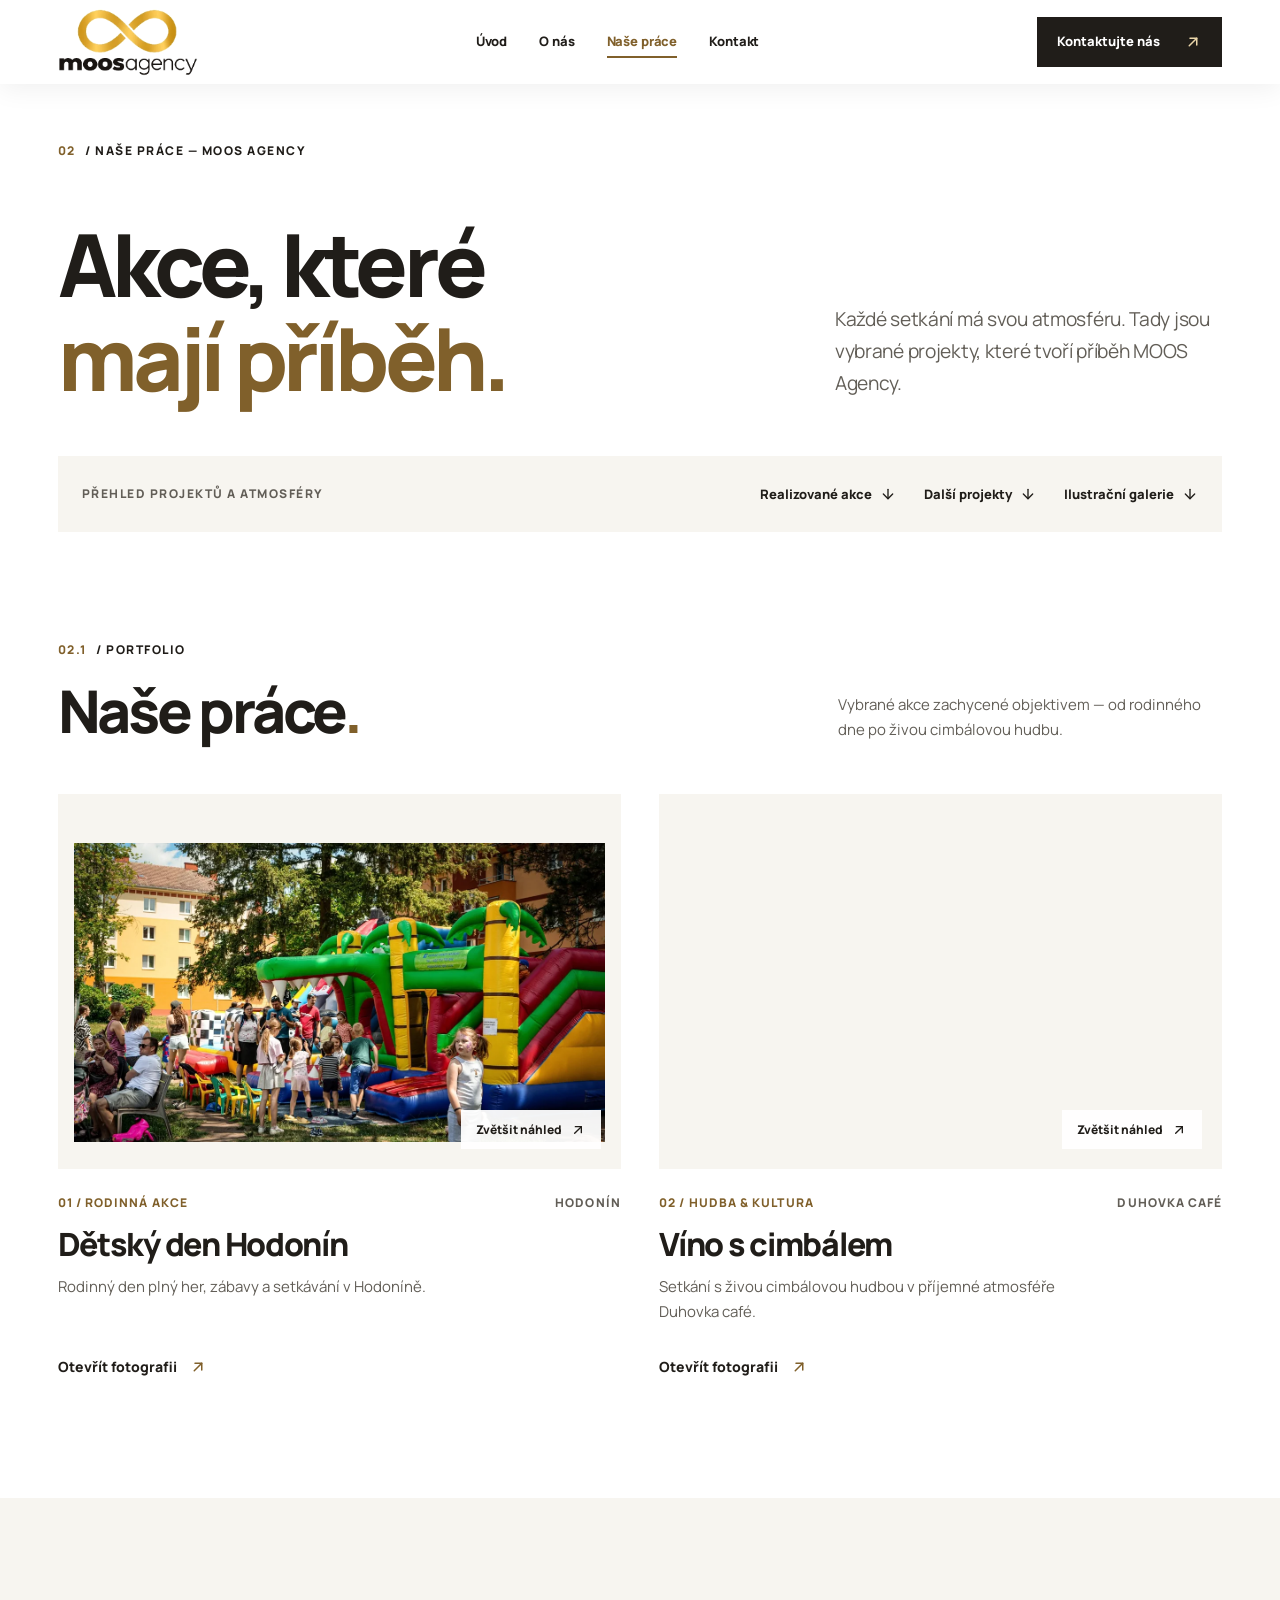
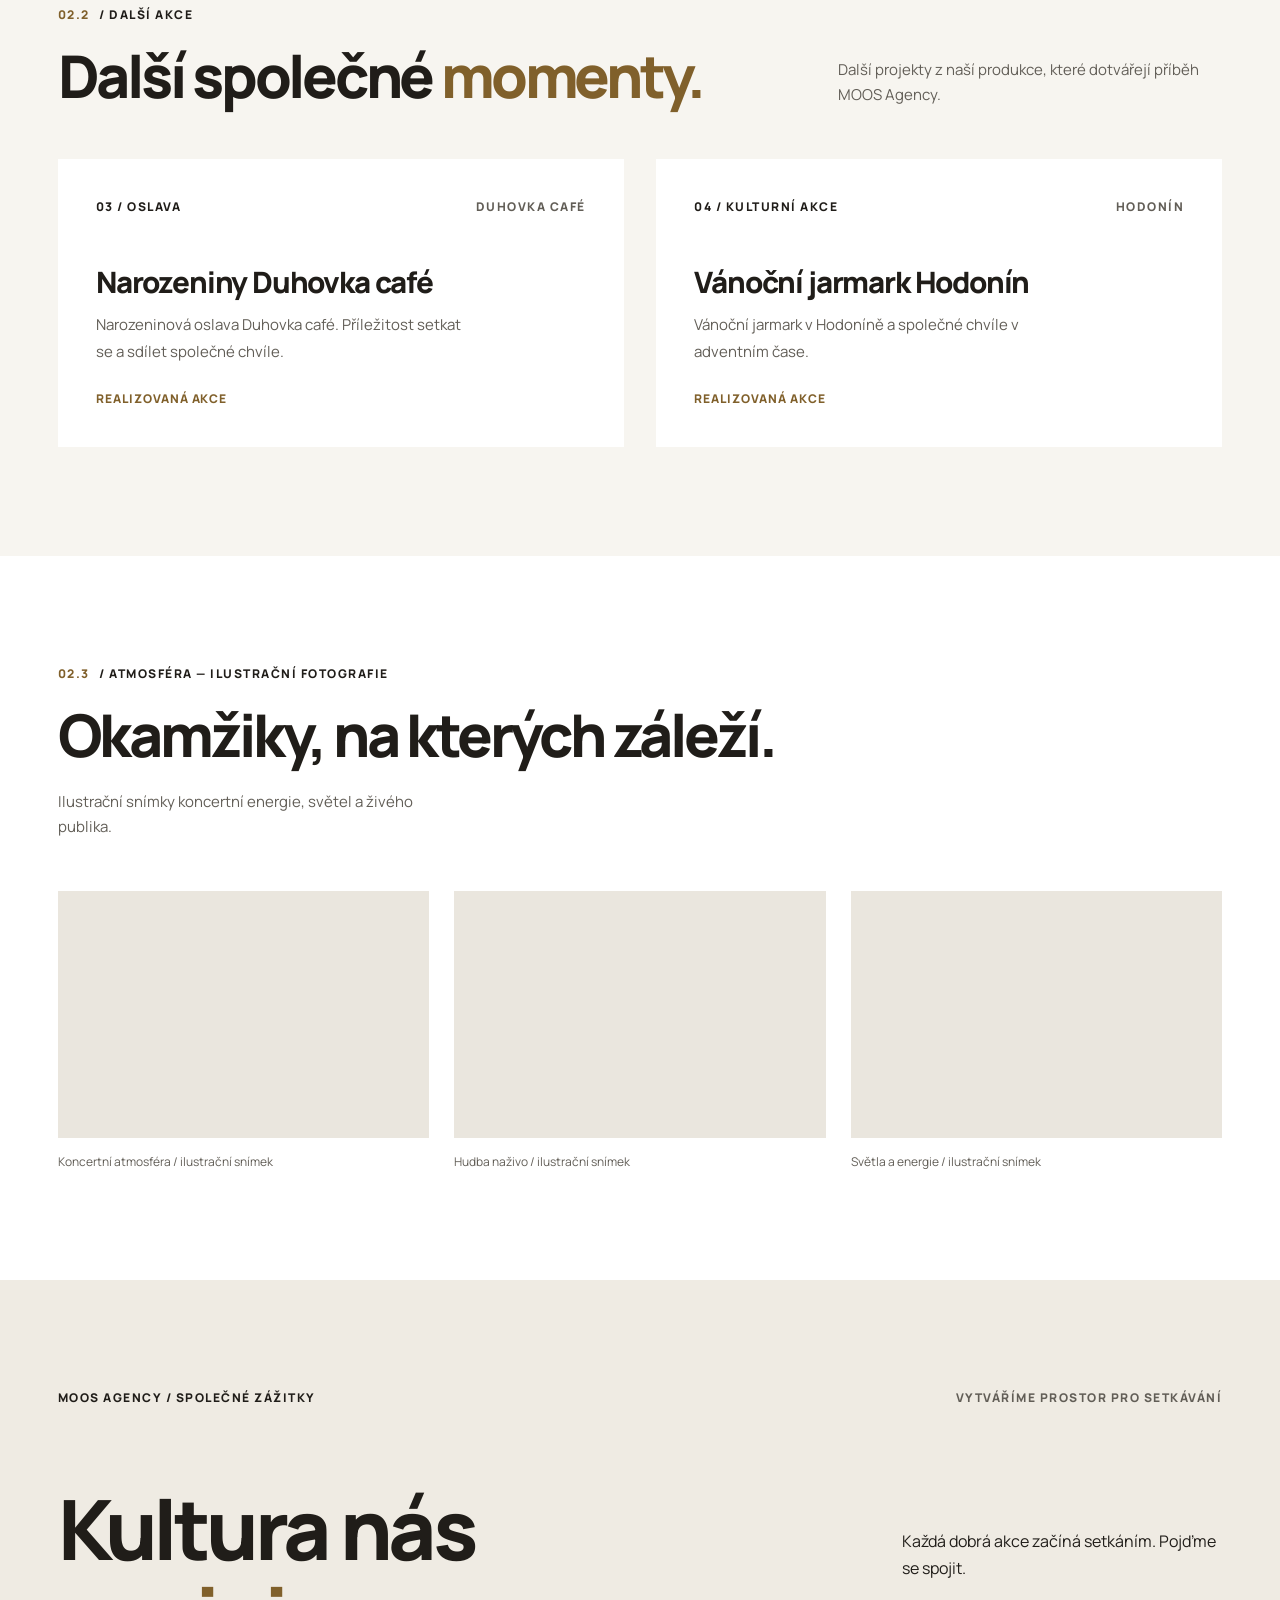
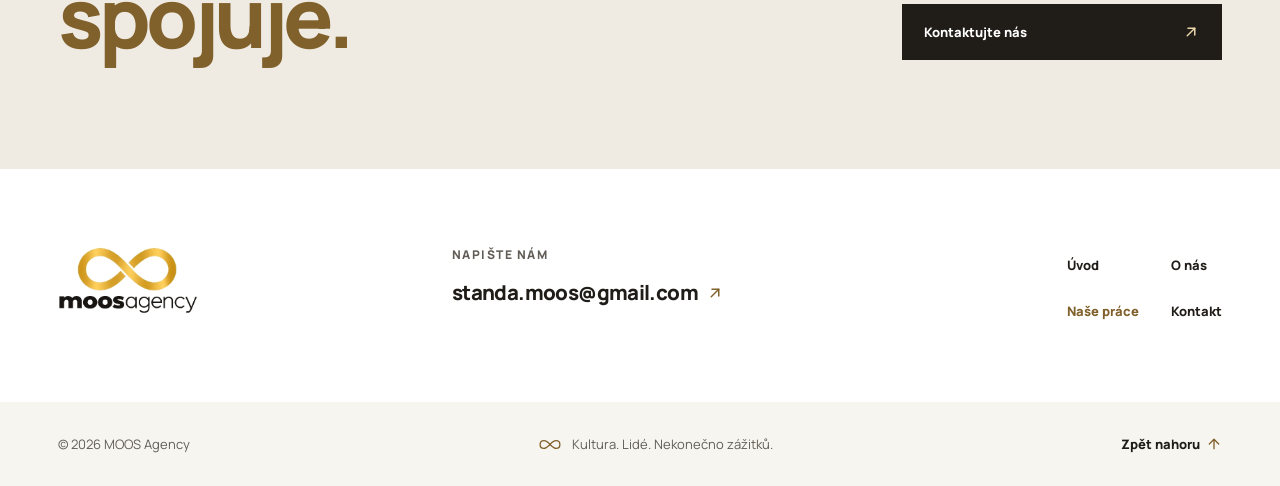
<file: website/nase-prace.html>
<!DOCTYPE html>
<html lang="cs-CZ">
<head>
  <meta charset="UTF-8">
  <meta name="viewport" content="width=device-width, initial-scale=1">
  <title>Naše práce a projekty — MOOS Agency</title>
  <meta name="description" content="Prohlédněte si projekty MOOS Agency — dětský den v Hodoníně, hudební setkání Víno s cimbálem, narozeniny Duhovka café a vánoční jarmark.">
  <meta name="theme-color" content="#FFFFFF">
  <meta property="og:type" content="website">
  <meta property="og:locale" content="cs_CZ">
  <meta property="og:site_name" content="MOOS Agency">
  <meta property="og:title" content="Naše práce a projekty — MOOS Agency">
  <meta property="og:description" content="Prohlédněte si projekty MOOS Agency — dětský den v Hodoníně, hudební setkání Víno s cimbálem, narozeniny Duhovka café a vánoční jarmark.">
  <meta property="og:image" content="assets/images/detsky-den.jpg">
  <link rel="icon" href="assets/logos/favicon.svg" type="image/svg+xml">
  <link rel="preload" href="assets/fonts/manrope-extrabold.woff2" as="font" type="font/woff2" crossorigin>
  <link rel="preload" href="assets/fonts/manrope-regular.woff2" as="font" type="font/woff2" crossorigin>
  <link rel="stylesheet" href="css/style.css">
  <link rel="stylesheet" href="css/components.css">
  <link rel="stylesheet" href="css/pages.css">
  <link rel="stylesheet" href="css/responsive.css">
</head>
<body id="top">
  <a class="skip-link" href="#obsah">Přeskočit na obsah</a>

  <header class="site-header">
    <div class="container header-inner">
      <a class="brand" href="index.html" aria-label="MOOS Agency — úvod">
        <picture>
          <source srcset="assets/logos/moos-agency.webp" type="image/webp">
          <img class="brand-logo" src="assets/logos/moos-agency.png" width="402" height="196" alt="MOOS Agency">
        </picture>
      </a>

      <nav class="desktop-nav" aria-label="Hlavní navigace">
        <a class="nav-link" href="index.html">Úvod</a>
        <a class="nav-link" href="o-nas.html">O nás</a>
        <a class="nav-link" href="nase-prace.html" aria-current="page">Naše práce</a>
        <a class="nav-link" href="kontakt.html">Kontakt</a>
      </nav>

      <a class="btn-primary header-cta" href="kontakt.html">
        <span>Kontaktujte nás</span>
        <svg class="icon btn-icon" viewBox="0 0 24 24" fill="none" stroke="currentColor" stroke-width="2" stroke-linecap="round" stroke-linejoin="round" aria-hidden="true">
          <path d="M7 17 17 7"></path>
          <path d="M8 7h9v9"></path>
        </svg>
      </a>

      <details class="mobile-menu">
        <summary aria-label="Otevřít menu navigace">
          <span>Menu</span>
          <svg class="icon menu-icon" viewBox="0 0 24 24" fill="none" stroke="currentColor" stroke-width="2.2" stroke-linecap="round" aria-hidden="true">
            <path d="M12 5v14"></path>
            <path d="M5 12h14"></path>
          </svg>
        </summary>
        <div class="mobile-menu-panel">
          <nav aria-label="Mobilní navigace">
            <ul class="mobile-nav-list">
              <li><a class="mobile-nav-link" href="index.html">Úvod</a></li>
              <li><a class="mobile-nav-link" href="o-nas.html">O nás</a></li>
              <li><a class="mobile-nav-link" href="nase-prace.html" aria-current="page">Naše práce</a></li>
              <li><a class="mobile-nav-link" href="kontakt.html">Kontakt</a></li>
            </ul>
          </nav>
          <a class="btn-primary mobile-menu-cta" href="kontakt.html">
            <span>Kontaktujte nás</span>
            <svg class="icon btn-icon" viewBox="0 0 24 24" fill="none" stroke="currentColor" stroke-width="2" stroke-linecap="round" stroke-linejoin="round" aria-hidden="true">
              <path d="M7 17 17 7"></path>
              <path d="M8 7h9v9"></path>
            </svg>
          </a>
        </div>
      </details>
    </div>
  </header>

  <main id="obsah">
    <section class="subhero portfolio-hero container" aria-labelledby="portfolio-title">
      <p class="eyebrow subhero-eyebrow"><span class="eyebrow-num">02</span> / Naše práce — MOOS Agency</p>
      <div class="portfolio-hero-top">
        <h1 class="portfolio-title" id="portfolio-title">Akce, které<br><span class="accent">mají příběh.</span></h1>
        <p class="portfolio-lead">Každé setkání má svou atmosféru. Tady jsou vybrané projekty, které tvoří příběh MOOS Agency.</p>
      </div>
      <nav class="portfolio-hero-nav" aria-label="Sekce portfolia">
        <span class="eyebrow eyebrow-muted">Přehled projektů a atmosféry</span>
        <div class="portfolio-hero-anchors">
          <a class="portfolio-anchor-link" href="#projekty">
            <span>Realizované akce</span>
            <svg class="icon icon-sm" viewBox="0 0 24 24" fill="none" stroke="currentColor" stroke-width="2" stroke-linecap="round" stroke-linejoin="round" aria-hidden="true">
              <path d="M12 5v14"></path>
              <path d="m19 12-7 7-7-7"></path>
            </svg>
          </a>
          <a class="portfolio-anchor-link" href="#dalsi-akce">
            <span>Další projekty</span>
            <svg class="icon icon-sm" viewBox="0 0 24 24" fill="none" stroke="currentColor" stroke-width="2" stroke-linecap="round" stroke-linejoin="round" aria-hidden="true">
              <path d="M12 5v14"></path>
              <path d="m19 12-7 7-7-7"></path>
            </svg>
          </a>
          <a class="portfolio-anchor-link" href="#atmosfera">
            <span>Ilustrační galerie</span>
            <svg class="icon icon-sm" viewBox="0 0 24 24" fill="none" stroke="currentColor" stroke-width="2" stroke-linecap="round" stroke-linejoin="round" aria-hidden="true">
              <path d="M12 5v14"></path>
              <path d="m19 12-7 7-7-7"></path>
            </svg>
          </a>
        </div>
      </nav>
    </section>

    <section class="section container" id="projekty" aria-labelledby="projects-title">
      <div class="section-heading reveal">
        <div>
          <p class="eyebrow section-heading-eyebrow"><span class="eyebrow-num">02.1</span> / Portfolio</p>
          <h2 id="projects-title">Naše práce<span class="accent">.</span></h2>
        </div>
        <p class="section-aside">Vybrané akce zachycené objektivem — od rodinného dne po živou cimbálovou hudbu.</p>
      </div>

      <div class="project-grid">
        <article class="project-card reveal" id="detsky-den">
          <a class="project-image-trigger" href="#lightbox-detsky-den" aria-label="Zvětšit fotografii: Dětský den Hodonín">
            <picture class="media-frame">
              <source
                type="image/webp"
                srcset="assets/images/detsky-den-640.webp 640w, assets/images/detsky-den-1200.webp 1200w, assets/images/detsky-den-1920.webp 1920w"
                sizes="(min-width: 100rem) 45rem, (min-width: 56.25rem) 45vw, 91vw">
              <img
                class="media-img"
                src="assets/images/detsky-den.jpg"
                width="1920"
                height="1080"
                alt="Dětský den v Hodoníně, návštěvníci u barevných skákacích hradů."
                fetchpriority="high"
                loading="eager"
                decoding="async">
            </picture>
            <span class="photo-open" aria-hidden="true">
              <span>Zvětšit náhled</span>
              <svg class="icon icon-sm" viewBox="0 0 24 24" fill="none" stroke="currentColor" stroke-width="2" stroke-linecap="round" stroke-linejoin="round">
                <path d="M7 17 17 7"></path>
                <path d="M8 7h9v9"></path>
              </svg>
            </span>
          </a>

          <div class="project-details">
            <div class="project-category">
              <span>01 / Rodinná akce</span>
              <span class="project-location">Hodonín</span>
            </div>
            <h3 class="project-title">Dětský den Hodonín</h3>
            <p class="project-desc">Rodinný den plný her, zábavy a setkávání v Hodoníně.</p>
            <div class="project-actions">
              <a class="text-link" href="#lightbox-detsky-den">
                <span>Otevřít fotografii</span>
                <svg class="icon icon-gold" viewBox="0 0 24 24" fill="none" stroke="currentColor" stroke-width="2" stroke-linecap="round" stroke-linejoin="round" aria-hidden="true">
                  <path d="M7 17 17 7"></path>
                  <path d="M8 7h9v9"></path>
                </svg>
              </a>
            </div>
          </div>
        </article>

        <article class="project-card reveal reveal-delayed" id="vino">
          <a class="project-image-trigger" href="#lightbox-vino" aria-label="Zvětšit fotografii: Víno s cimbálem">
            <picture class="media-frame">
              <source
                type="image/webp"
                srcset="assets/images/duhovka-kapela-640.webp 640w, assets/images/duhovka-kapela-1200.webp 1200w, assets/images/duhovka-kapela-1920.webp 1920w"
                sizes="(min-width: 100rem) 45rem, (min-width: 56.25rem) 45vw, 91vw">
              <img
                class="media-img"
                src="assets/images/duhovka-kapela.jpg"
                width="1920"
                height="1280"
                alt="Cimbálová hudba na akci Víno s cimbálem před Duhovka café."
                loading="eager"
                decoding="async">
            </picture>
            <span class="photo-open" aria-hidden="true">
              <span>Zvětšit náhled</span>
              <svg class="icon icon-sm" viewBox="0 0 24 24" fill="none" stroke="currentColor" stroke-width="2" stroke-linecap="round" stroke-linejoin="round">
                <path d="M7 17 17 7"></path>
                <path d="M8 7h9v9"></path>
              </svg>
            </span>
          </a>

          <div class="project-details">
            <div class="project-category">
              <span>02 / Hudba &amp; kultura</span>
              <span class="project-location">Duhovka café</span>
            </div>
            <h3 class="project-title">Víno s cimbálem</h3>
            <p class="project-desc">Setkání s živou cimbálovou hudbou v příjemné atmosféře Duhovka café.</p>
            <div class="project-actions">
              <a class="text-link" href="#lightbox-vino">
                <span>Otevřít fotografii</span>
                <svg class="icon icon-gold" viewBox="0 0 24 24" fill="none" stroke="currentColor" stroke-width="2" stroke-linecap="round" stroke-linejoin="round" aria-hidden="true">
                  <path d="M7 17 17 7"></path>
                  <path d="M8 7h9v9"></path>
                </svg>
              </a>
            </div>
          </div>
        </article>
      </div>
    </section>

    <section class="section section-surface portfolio-archive" id="dalsi-akce" aria-labelledby="archive-title">
      <div class="container">
        <div class="section-heading reveal">
          <div>
            <p class="eyebrow section-heading-eyebrow"><span class="eyebrow-num">02.2</span> / Další akce</p>
            <h2 id="archive-title">Další společné <span class="accent">momenty.</span></h2>
          </div>
          <p class="section-aside">Další projekty z naší produkce, které dotvářejí příběh MOOS Agency.</p>
        </div>

        <div class="archive-grid">
          <article class="archive-card reveal" id="duhovka">
            <div class="archive-card-meta">
              <span class="eyebrow">03 / Oslava</span>
              <span class="small-label">Duhovka café</span>
            </div>
            <h3 class="archive-title">Narozeniny Duhovka café</h3>
            <p class="archive-desc">Narozeninová oslava Duhovka café. Příležitost setkat se a sdílet společné chvíle.</p>
            <span class="archive-badge">Realizovaná akce</span>
          </article>

          <article class="archive-card reveal reveal-delayed" id="jarmark">
            <div class="archive-card-meta">
              <span class="eyebrow">04 / Kulturní akce</span>
              <span class="small-label">Hodonín</span>
            </div>
            <h3 class="archive-title">Vánoční jarmark Hodonín</h3>
            <p class="archive-desc">Vánoční jarmark v Hodoníně a společné chvíle v adventním čase.</p>
            <span class="archive-badge">Realizovaná akce</span>
          </article>
        </div>
      </div>
    </section>

    <section class="section mood-section" id="atmosfera" aria-labelledby="mood-title">
      <div class="container">
        <div class="section-heading reveal">
          <div>
            <p class="eyebrow section-heading-eyebrow"><span class="eyebrow-num">02.3</span> / Atmosféra — ilustrační fotografie</p>
            <h2 id="mood-title">Okamžiky, na kterých záleží.</h2>
          </div>
          <p class="section-aside">Ilustrační snímky koncertní energie, světel a živého publika.</p>
        </div>

        <div class="mood-grid">
          <figure class="mood-item reveal">
            <a class="mood-trigger" href="#lightbox-kapela" aria-label="Zvětšit ilustrační snímek: Koncertní atmosféra">
              <picture class="media-frame media-frame-dark">
                <source
                  type="image/webp"
                  srcset="assets/images/koncert-kapela-640.webp 640w, assets/images/koncert-kapela-1200.webp 1200w, assets/images/koncert-kapela-1880.webp 1880w"
                  sizes="(min-width: 100rem) 30rem, (min-width: 56.25rem) 30vw, (min-width: 40rem) 44vw, 91vw">
                <img
                  class="media-img"
                  src="assets/images/koncert-kapela.jpg"
                  width="1880"
                  height="1245"
                  alt="Ilustrační snímek: vystoupení kapely a diváci na koncertě."
                  loading="lazy"
                  decoding="async">
              </picture>
            </a>
            <figcaption class="photo-caption">Koncertní atmosféra / ilustrační snímek</figcaption>
          </figure>

          <figure class="mood-item reveal reveal-delayed">
            <a class="mood-trigger" href="#lightbox-atmosfera" aria-label="Zvětšit ilustrační snímek: Hudba naživo">
              <picture class="media-frame media-frame-dark">
                <source
                  type="image/webp"
                  srcset="assets/images/koncert-atmosfera-640.webp 640w, assets/images/koncert-atmosfera-1200.webp 1200w, assets/images/koncert-atmosfera-1880.webp 1880w"
                  sizes="(min-width: 100rem) 30rem, (min-width: 56.25rem) 30vw, (min-width: 40rem) 44vw, 91vw">
                <img
                  class="media-img"
                  src="assets/images/koncert-atmosfera.jpg"
                  width="1880"
                  height="1245"
                  alt="Ilustrační snímek: živý koncert se světly a publikem."
                  loading="lazy"
                  decoding="async">
              </picture>
            </a>
            <figcaption class="photo-caption">Hudba naživo / ilustrační snímek</figcaption>
          </figure>

          <figure class="mood-item mood-item-wide reveal">
            <a class="mood-trigger" href="#lightbox-svetla" aria-label="Zvětšit ilustrační snímek: Světla a energie">
              <picture class="media-frame media-frame-dark">
                <source
                  type="image/webp"
                  srcset="assets/images/koncert-svetla-640.webp 640w, assets/images/koncert-svetla-1200.webp 1200w, assets/images/koncert-svetla-1880.webp 1880w"
                  sizes="(min-width: 100rem) 30rem, (min-width: 56.25rem) 30vw, 91vw">
                <img
                  class="media-img"
                  src="assets/images/koncert-svetla.jpg"
                  width="1880"
                  height="1253"
                  alt="Ilustrační snímek: světelná show při hudební akci."
                  loading="lazy"
                  decoding="async">
              </picture>
            </a>
            <figcaption class="photo-caption">Světla a energie / ilustrační snímek</figcaption>
          </figure>
        </div>
      </div>
    </section>

    <section class="closing" aria-labelledby="closing-title">
      <div class="container">
        <div class="closing-meta">
          <p class="eyebrow">MOOS Agency / Společné zážitky</p>
          <span class="small-label closing-meta-aside">Vytváříme prostor pro setkávání</span>
        </div>
        <div class="closing-content">
          <h2 class="closing-title" id="closing-title">Kultura nás<br><span class="accent">spojuje.</span></h2>
          <div class="closing-action">
            <p class="closing-copy">Každá dobrá akce začíná setkáním. Pojďme se spojit.</p>
            <a class="btn-primary btn-primary-lg" href="kontakt.html">
              <span>Kontaktujte nás</span>
              <svg class="icon btn-icon" viewBox="0 0 24 24" fill="none" stroke="currentColor" stroke-width="2" stroke-linecap="round" stroke-linejoin="round" aria-hidden="true">
                <path d="M7 17 17 7"></path>
                <path d="M8 7h9v9"></path>
              </svg>
            </a>
          </div>
        </div>
      </div>
    </section>

    <!-- Pure-CSS :target Lightbox Dialogs -->
    <div class="lightbox" id="lightbox-detsky-den" role="dialog" aria-modal="true" aria-labelledby="lb-title-detsky-den">
      <a class="lightbox-backdrop" href="#detsky-den" aria-label="Zavřít náhled"></a>
      <div class="lightbox-dialog">
        <div class="lightbox-bar">
          <p class="eyebrow eyebrow-gold" id="lb-title-detsky-den">Dětský den Hodonín</p>
          <a class="lightbox-close" href="#detsky-den">
            <span>Zavřít</span>
            <svg class="icon icon-sm" viewBox="0 0 24 24" fill="none" stroke="currentColor" stroke-width="2" stroke-linecap="round" aria-hidden="true">
              <path d="M18 6 6 18"></path>
              <path d="m6 6 12 12"></path>
            </svg>
          </a>
        </div>
        <figure class="lightbox-figure">
          <picture>
            <source type="image/webp" srcset="assets/images/detsky-den-1200.webp 1200w, assets/images/detsky-den-1920.webp 1920w" sizes="(min-width: 72rem) 65rem, 92vw">
            <img class="lightbox-img" src="assets/images/detsky-den.jpg" width="1920" height="1080" alt="Dětský den v Hodoníně, návštěvníci u barevných skákacích hradů." loading="lazy" decoding="async">
          </picture>
          <figcaption class="photo-caption">
            <span>Rodinný den plný her a setkávání v Hodoníně</span>
            <a class="text-link" href="assets/images/detsky-den.jpg" target="_blank" rel="noopener">
              <span>Originální soubor</span>
              <svg class="icon icon-sm icon-gold" viewBox="0 0 24 24" fill="none" stroke="currentColor" stroke-width="2" stroke-linecap="round" stroke-linejoin="round" aria-hidden="true">
                <path d="M7 17 17 7"></path>
                <path d="M8 7h9v9"></path>
              </svg>
            </a>
          </figcaption>
        </figure>
      </div>
    </div>

    <div class="lightbox" id="lightbox-vino" role="dialog" aria-modal="true" aria-labelledby="lb-title-vino">
      <a class="lightbox-backdrop" href="#vino" aria-label="Zavřít náhled"></a>
      <div class="lightbox-dialog">
        <div class="lightbox-bar">
          <p class="eyebrow eyebrow-gold" id="lb-title-vino">Víno s cimbálem</p>
          <a class="lightbox-close" href="#vino">
            <span>Zavřít</span>
            <svg class="icon icon-sm" viewBox="0 0 24 24" fill="none" stroke="currentColor" stroke-width="2" stroke-linecap="round" aria-hidden="true">
              <path d="M18 6 6 18"></path>
              <path d="m6 6 12 12"></path>
            </svg>
          </a>
        </div>
        <figure class="lightbox-figure">
          <picture>
            <source type="image/webp" srcset="assets/images/duhovka-kapela-1200.webp 1200w, assets/images/duhovka-kapela-1920.webp 1920w" sizes="(min-width: 72rem) 65rem, 92vw">
            <img class="lightbox-img" src="assets/images/duhovka-kapela.jpg" width="1920" height="1280" alt="Cimbálová hudba na akci Víno s cimbálem před Duhovka café." loading="lazy" decoding="async">
          </picture>
          <figcaption class="photo-caption">
            <span>Setkání s živou cimbálovou hudbou před Duhovka café</span>
            <a class="text-link" href="assets/images/duhovka-kapela.jpg" target="_blank" rel="noopener">
              <span>Originální soubor</span>
              <svg class="icon icon-sm icon-gold" viewBox="0 0 24 24" fill="none" stroke="currentColor" stroke-width="2" stroke-linecap="round" stroke-linejoin="round" aria-hidden="true">
                <path d="M7 17 17 7"></path>
                <path d="M8 7h9v9"></path>
              </svg>
            </a>
          </figcaption>
        </figure>
      </div>
    </div>

    <div class="lightbox" id="lightbox-kapela" role="dialog" aria-modal="true" aria-labelledby="lb-title-kapela">
      <a class="lightbox-backdrop" href="#atmosfera" aria-label="Zavřít náhled"></a>
      <div class="lightbox-dialog">
        <div class="lightbox-bar">
          <p class="eyebrow eyebrow-gold" id="lb-title-kapela">Koncertní atmosféra / ilustrační snímek</p>
          <a class="lightbox-close" href="#atmosfera">
            <span>Zavřít</span>
            <svg class="icon icon-sm" viewBox="0 0 24 24" fill="none" stroke="currentColor" stroke-width="2" stroke-linecap="round" aria-hidden="true">
              <path d="M18 6 6 18"></path>
              <path d="m6 6 12 12"></path>
            </svg>
          </a>
        </div>
        <figure class="lightbox-figure">
          <picture>
            <source type="image/webp" srcset="assets/images/koncert-kapela-1200.webp 1200w, assets/images/koncert-kapela-1880.webp 1880w" sizes="(min-width: 72rem) 65rem, 92vw">
            <img class="lightbox-img" src="assets/images/koncert-kapela.jpg" width="1880" height="1245" alt="Ilustrační snímek: vystoupení kapely a diváci na koncertě." loading="lazy" decoding="async">
          </picture>
          <figcaption class="photo-caption">
            <span>Koncertní atmosféra / ilustrační snímek</span>
            <a class="text-link" href="assets/images/koncert-kapela.jpg" target="_blank" rel="noopener">
              <span>Originální soubor</span>
              <svg class="icon icon-sm icon-gold" viewBox="0 0 24 24" fill="none" stroke="currentColor" stroke-width="2" stroke-linecap="round" stroke-linejoin="round" aria-hidden="true">
                <path d="M7 17 17 7"></path>
                <path d="M8 7h9v9"></path>
              </svg>
            </a>
          </figcaption>
        </figure>
      </div>
    </div>

    <div class="lightbox" id="lightbox-atmosfera" role="dialog" aria-modal="true" aria-labelledby="lb-title-atmosfera">
      <a class="lightbox-backdrop" href="#atmosfera" aria-label="Zavřít náhled"></a>
      <div class="lightbox-dialog">
        <div class="lightbox-bar">
          <p class="eyebrow eyebrow-gold" id="lb-title-atmosfera">Hudba naživo / ilustrační snímek</p>
          <a class="lightbox-close" href="#atmosfera">
            <span>Zavřít</span>
            <svg class="icon icon-sm" viewBox="0 0 24 24" fill="none" stroke="currentColor" stroke-width="2" stroke-linecap="round" aria-hidden="true">
              <path d="M18 6 6 18"></path>
              <path d="m6 6 12 12"></path>
            </svg>
          </a>
        </div>
        <figure class="lightbox-figure">
          <picture>
            <source type="image/webp" srcset="assets/images/koncert-atmosfera-1200.webp 1200w, assets/images/koncert-atmosfera-1880.webp 1880w" sizes="(min-width: 72rem) 65rem, 92vw">
            <img class="lightbox-img" src="assets/images/koncert-atmosfera.jpg" width="1880" height="1245" alt="Ilustrační snímek: živý koncert se světly a publikem." loading="lazy" decoding="async">
          </picture>
          <figcaption class="photo-caption">
            <span>Hudba naživo / ilustrační snímek</span>
            <a class="text-link" href="assets/images/koncert-atmosfera.jpg" target="_blank" rel="noopener">
              <span>Originální soubor</span>
              <svg class="icon icon-sm icon-gold" viewBox="0 0 24 24" fill="none" stroke="currentColor" stroke-width="2" stroke-linecap="round" stroke-linejoin="round" aria-hidden="true">
                <path d="M7 17 17 7"></path>
                <path d="M8 7h9v9"></path>
              </svg>
            </a>
          </figcaption>
        </figure>
      </div>
    </div>

    <div class="lightbox" id="lightbox-svetla" role="dialog" aria-modal="true" aria-labelledby="lb-title-svetla">
      <a class="lightbox-backdrop" href="#atmosfera" aria-label="Zavřít náhled"></a>
      <div class="lightbox-dialog">
        <div class="lightbox-bar">
          <p class="eyebrow eyebrow-gold" id="lb-title-svetla">Světla a energie / ilustrační snímek</p>
          <a class="lightbox-close" href="#atmosfera">
            <span>Zavřít</span>
            <svg class="icon icon-sm" viewBox="0 0 24 24" fill="none" stroke="currentColor" stroke-width="2" stroke-linecap="round" aria-hidden="true">
              <path d="M18 6 6 18"></path>
              <path d="m6 6 12 12"></path>
            </svg>
          </a>
        </div>
        <figure class="lightbox-figure">
          <picture>
            <source type="image/webp" srcset="assets/images/koncert-svetla-1200.webp 1200w, assets/images/koncert-svetla-1880.webp 1880w" sizes="(min-width: 72rem) 65rem, 92vw">
            <img class="lightbox-img" src="assets/images/koncert-svetla.jpg" width="1880" height="1253" alt="Ilustrační snímek: světelná show při hudební akci." loading="lazy" decoding="async">
          </picture>
          <figcaption class="photo-caption">
            <span>Světla a energie / ilustrační snímek</span>
            <a class="text-link" href="assets/images/koncert-svetla.jpg" target="_blank" rel="noopener">
              <span>Originální soubor</span>
              <svg class="icon icon-sm icon-gold" viewBox="0 0 24 24" fill="none" stroke="currentColor" stroke-width="2" stroke-linecap="round" stroke-linejoin="round" aria-hidden="true">
                <path d="M7 17 17 7"></path>
                <path d="M8 7h9v9"></path>
              </svg>
            </a>
          </figcaption>
        </figure>
      </div>
    </div>
  </main>

  <footer class="site-footer">
    <div class="container footer-top">
      <a class="brand footer-brand" href="index.html" aria-label="MOOS Agency — úvod">
        <picture>
          <source srcset="assets/logos/moos-agency.webp" type="image/webp">
          <img class="brand-logo" src="assets/logos/moos-agency.png" width="402" height="196" alt="MOOS Agency">
        </picture>
      </a>

      <div>
        <p class="eyebrow eyebrow-muted footer-contact-label">Napište nám</p>
        <a class="footer-email" href="mailto:standa.moos@gmail.com">
          <span>standa.moos@gmail.com</span>
          <svg class="icon icon-gold" viewBox="0 0 24 24" fill="none" stroke="currentColor" stroke-width="2" stroke-linecap="round" stroke-linejoin="round" aria-hidden="true">
            <path d="M7 17 17 7"></path>
            <path d="M8 7h9v9"></path>
          </svg>
        </a>
      </div>

      <nav class="footer-nav" aria-label="Navigace v zápatí">
        <a class="footer-link" href="index.html">Úvod</a>
        <a class="footer-link" href="o-nas.html">O nás</a>
        <a class="footer-link" href="nase-prace.html" aria-current="page">Naše práce</a>
        <a class="footer-link" href="kontakt.html">Kontakt</a>
      </nav>
    </div>

    <div class="footer-bottom-wrap">
      <div class="container footer-bottom">
        <span>© 2026 MOOS Agency</span>
        <span class="footer-motto">
          <img class="footer-infinity" src="assets/icons/infinity.svg" width="24" height="11" alt="">
          <span>Kultura. Lidé. Nekonečno zážitků.</span>
        </span>
        <a class="footer-top-link" href="#top">
          <span>Zpět nahoru</span>
          <svg class="icon icon-sm icon-gold" viewBox="0 0 24 24" fill="none" stroke="currentColor" stroke-width="2" stroke-linecap="round" stroke-linejoin="round" aria-hidden="true">
            <path d="M12 19V5"></path>
            <path d="m5 12 7-7 7 7"></path>
          </svg>
        </a>
      </div>
    </div>
  </footer>
</body>
</html>
</file>
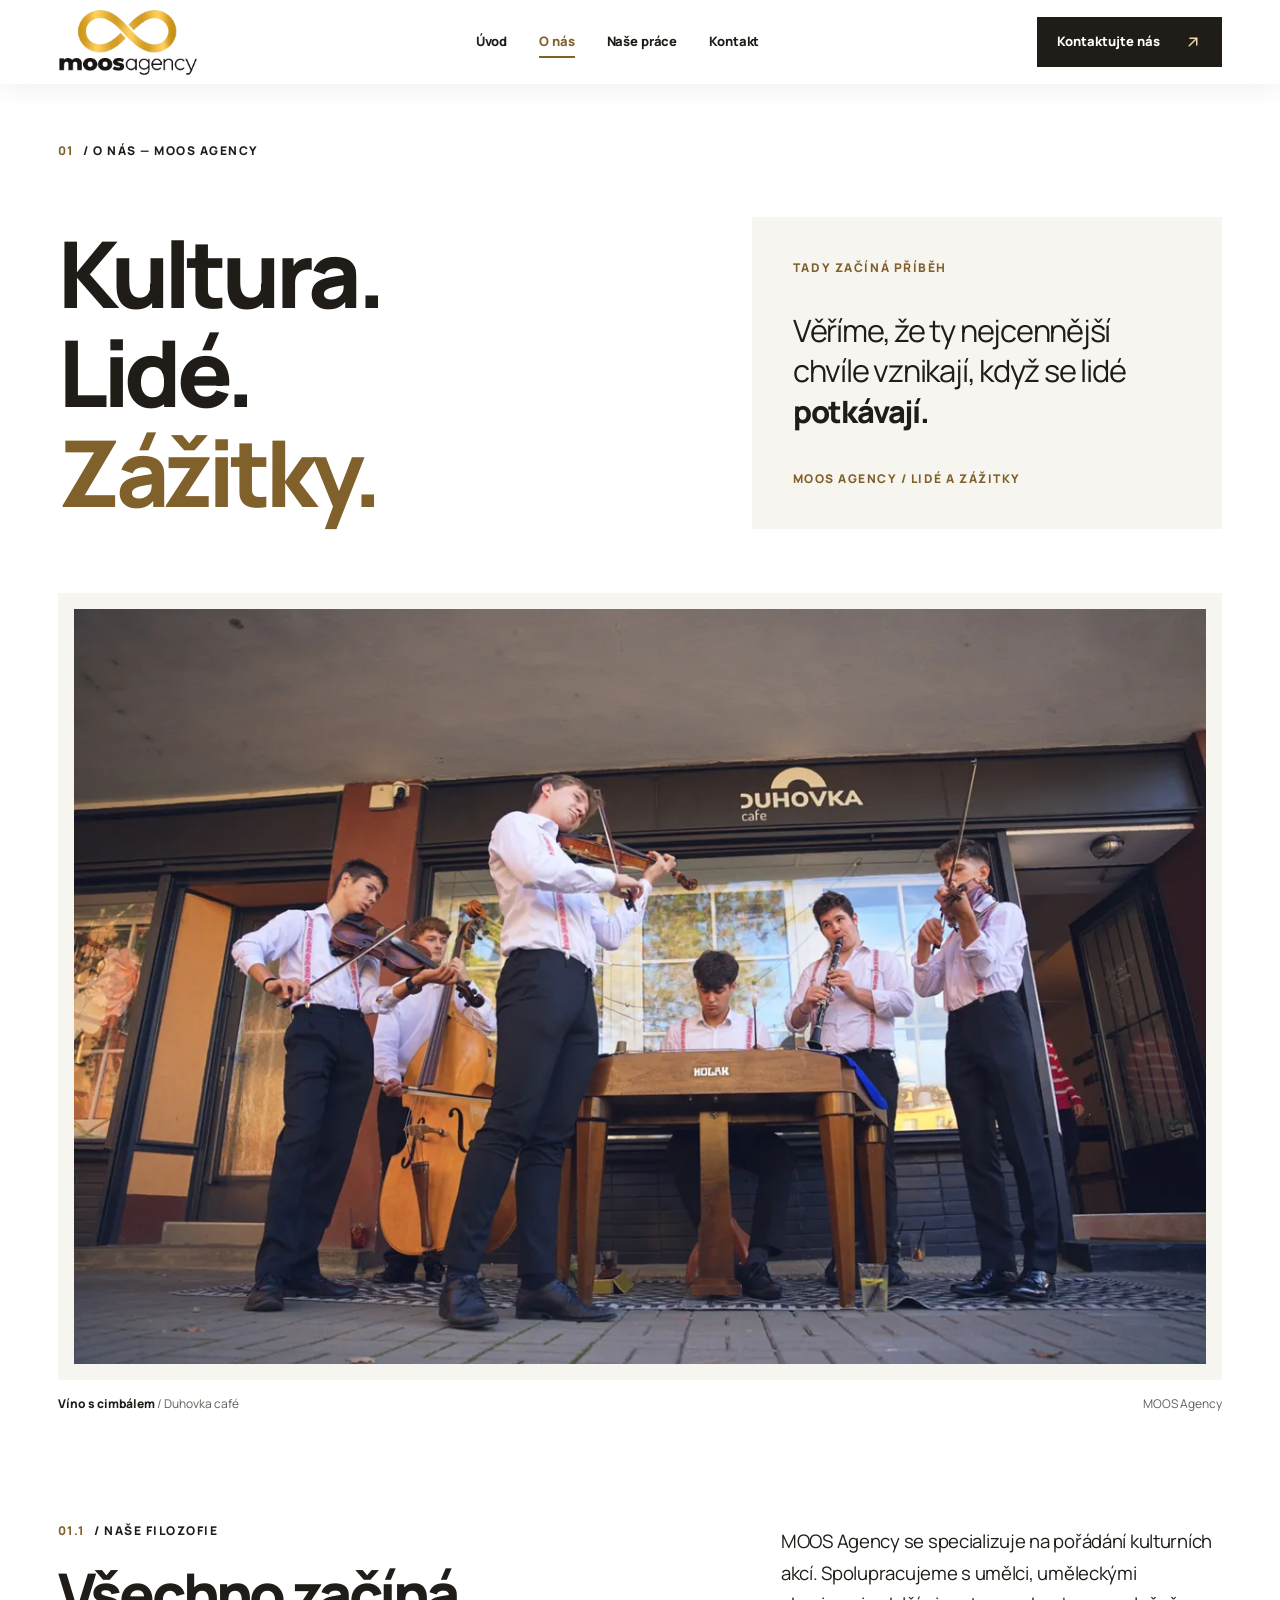
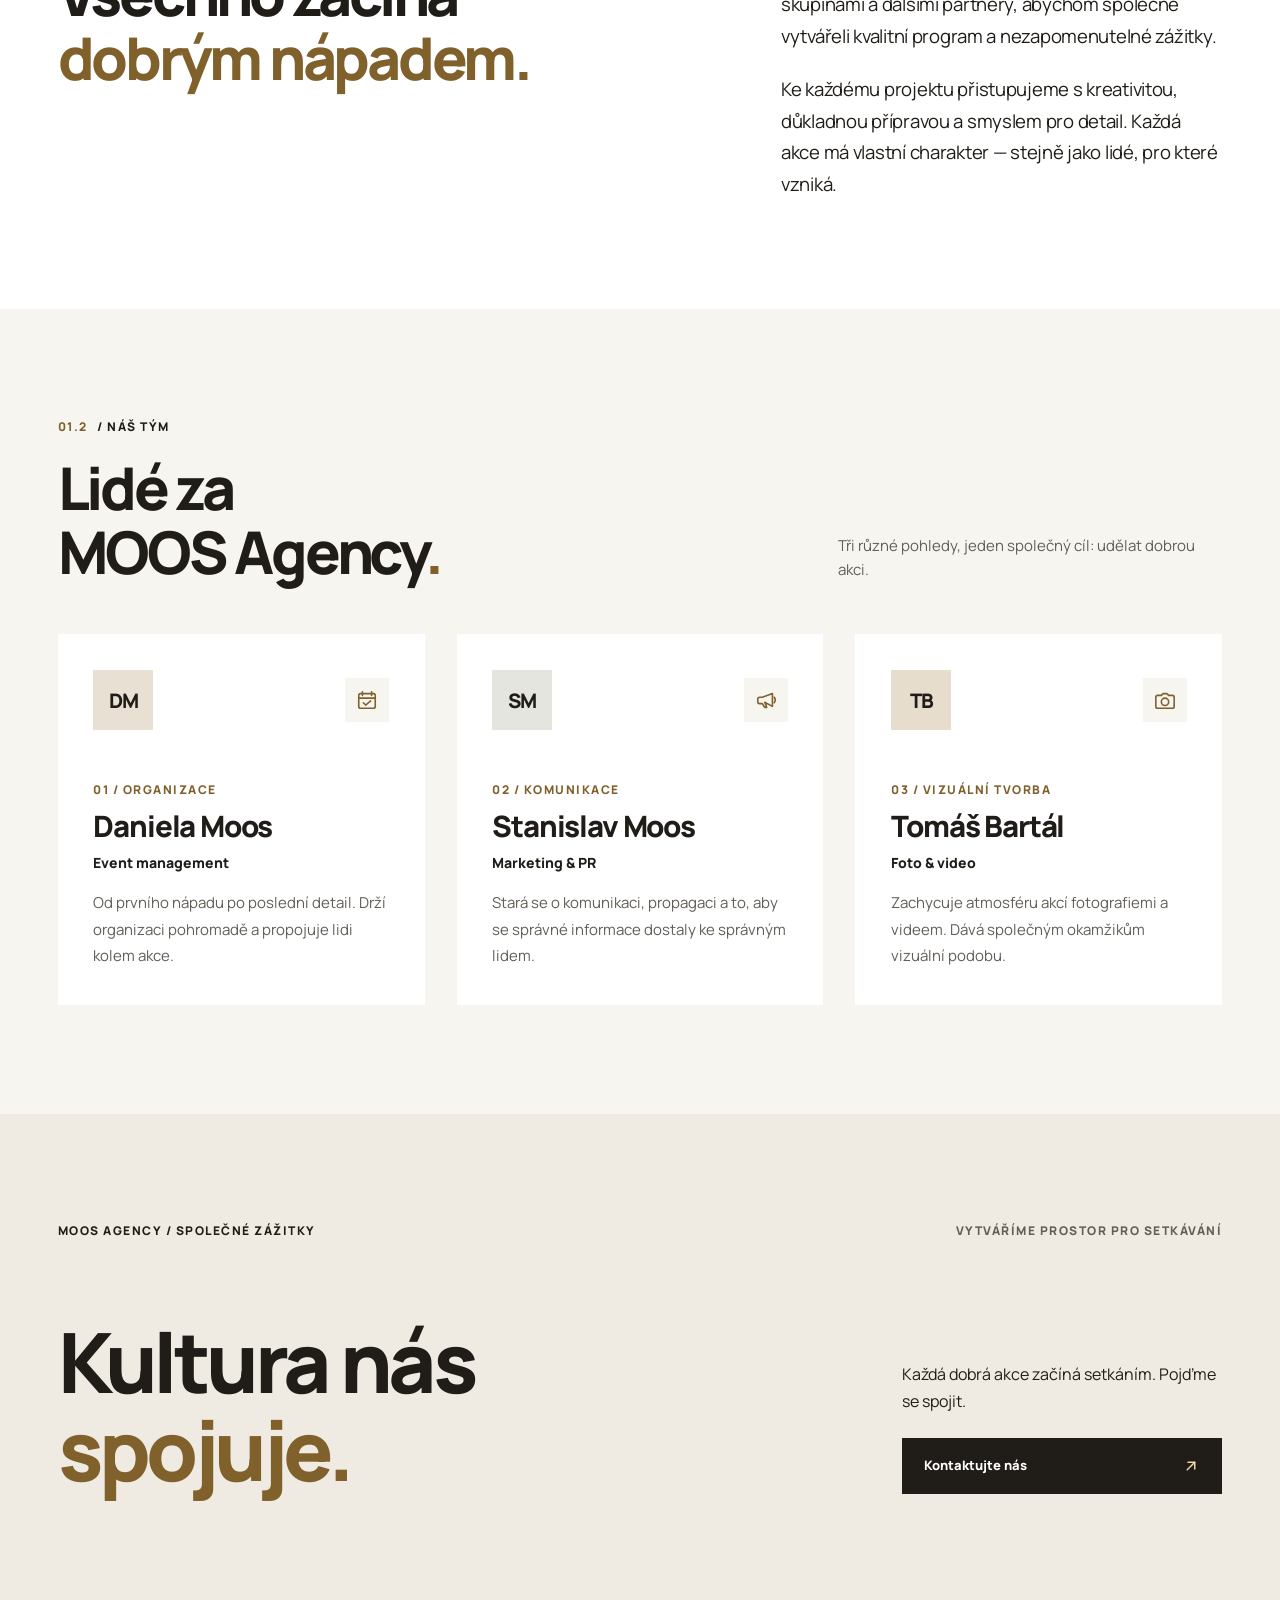
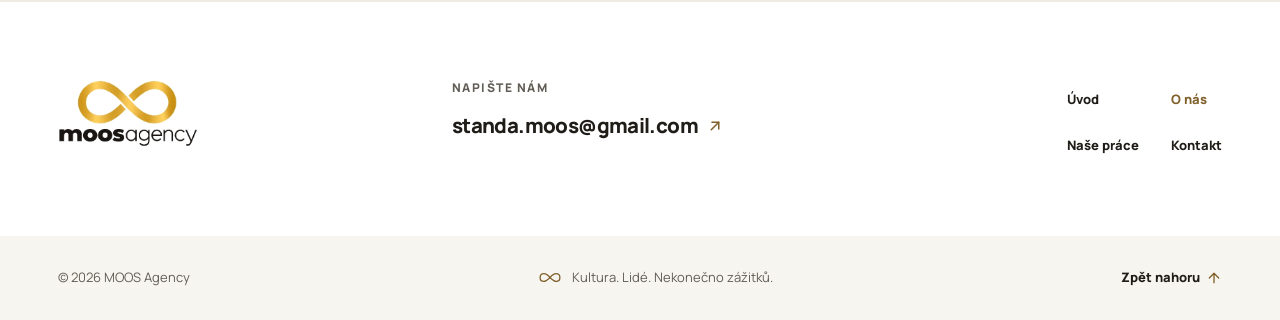
<file: website/o-nas.html>
<!DOCTYPE html>
<html lang="cs-CZ">
<head>
  <meta charset="UTF-8">
  <meta name="viewport" content="width=device-width, initial-scale=1">
  <title>O nás a náš tým — MOOS Agency</title>
  <meta name="description" content="Poznejte tým MOOS Agency z Jižní Moravy, který tvoří kulturní akce, hudební setkání a společné zážitky.">
  <meta name="theme-color" content="#FFFFFF">
  <meta property="og:type" content="website">
  <meta property="og:locale" content="cs_CZ">
  <meta property="og:site_name" content="MOOS Agency">
  <meta property="og:title" content="O nás a náš tým — MOOS Agency">
  <meta property="og:description" content="Poznejte tým MOOS Agency z Jižní Moravy, který tvoří kulturní akce, hudební setkání a společné zážitky.">
  <meta property="og:image" content="assets/images/duhovka-kapela.jpg">
  <link rel="icon" href="assets/logos/favicon.svg" type="image/svg+xml">
  <link rel="preload" href="assets/fonts/manrope-extrabold.woff2" as="font" type="font/woff2" crossorigin>
  <link rel="preload" href="assets/fonts/manrope-regular.woff2" as="font" type="font/woff2" crossorigin>
  <link rel="stylesheet" href="css/style.css">
  <link rel="stylesheet" href="css/components.css">
  <link rel="stylesheet" href="css/pages.css">
  <link rel="stylesheet" href="css/responsive.css">
</head>
<body id="top">
  <a class="skip-link" href="#obsah">Přeskočit na obsah</a>

  <header class="site-header">
    <div class="container header-inner">
      <a class="brand" href="index.html" aria-label="MOOS Agency — úvod">
        <picture>
          <source srcset="assets/logos/moos-agency.webp" type="image/webp">
          <img class="brand-logo" src="assets/logos/moos-agency.png" width="402" height="196" alt="MOOS Agency">
        </picture>
      </a>

      <nav class="desktop-nav" aria-label="Hlavní navigace">
        <a class="nav-link" href="index.html">Úvod</a>
        <a class="nav-link" href="o-nas.html" aria-current="page">O nás</a>
        <a class="nav-link" href="nase-prace.html">Naše práce</a>
        <a class="nav-link" href="kontakt.html">Kontakt</a>
      </nav>

      <a class="btn-primary header-cta" href="kontakt.html">
        <span>Kontaktujte nás</span>
        <svg class="icon btn-icon" viewBox="0 0 24 24" fill="none" stroke="currentColor" stroke-width="2" stroke-linecap="round" stroke-linejoin="round" aria-hidden="true">
          <path d="M7 17 17 7"></path>
          <path d="M8 7h9v9"></path>
        </svg>
      </a>

      <details class="mobile-menu">
        <summary aria-label="Otevřít menu navigace">
          <span>Menu</span>
          <svg class="icon menu-icon" viewBox="0 0 24 24" fill="none" stroke="currentColor" stroke-width="2.2" stroke-linecap="round" aria-hidden="true">
            <path d="M12 5v14"></path>
            <path d="M5 12h14"></path>
          </svg>
        </summary>
        <div class="mobile-menu-panel">
          <nav aria-label="Mobilní navigace">
            <ul class="mobile-nav-list">
              <li><a class="mobile-nav-link" href="index.html">Úvod</a></li>
              <li><a class="mobile-nav-link" href="o-nas.html" aria-current="page">O nás</a></li>
              <li><a class="mobile-nav-link" href="nase-prace.html">Naše práce</a></li>
              <li><a class="mobile-nav-link" href="kontakt.html">Kontakt</a></li>
            </ul>
          </nav>
          <a class="btn-primary mobile-menu-cta" href="kontakt.html">
            <span>Kontaktujte nás</span>
            <svg class="icon btn-icon" viewBox="0 0 24 24" fill="none" stroke="currentColor" stroke-width="2" stroke-linecap="round" stroke-linejoin="round" aria-hidden="true">
              <path d="M7 17 17 7"></path>
              <path d="M8 7h9v9"></path>
            </svg>
          </a>
        </div>
      </details>
    </div>
  </header>

  <main id="obsah">
    <section class="subhero about-hero container" aria-labelledby="about-title">
      <p class="eyebrow subhero-eyebrow"><span class="eyebrow-num">01</span> / O nás — MOOS Agency</p>
      <div class="about-hero-layout">
        <h1 class="about-title" id="about-title">Kultura.<br>Lidé.<br><span class="accent">Zážitky.</span></h1>
        <aside class="about-hero-story" aria-label="Motto agentury">
          <span class="side-stamp">Tady začíná příběh</span>
          <p class="about-story-quote">Věříme, že ty nejcennější chvíle vznikají, když se lidé <strong>potkávají.</strong></p>
          <span class="small-label about-story-foot">MOOS Agency / Lidé a zážitky</span>
        </aside>
      </div>
    </section>

    <figure class="container reveal">
      <picture class="editorial-photo">
        <source
          type="image/webp"
          srcset="assets/images/duhovka-kapela-640.webp 640w, assets/images/duhovka-kapela-1200.webp 1200w, assets/images/duhovka-kapela-1920.webp 1920w"
          sizes="(min-width: 100rem) 92rem, 91vw">
        <img
          class="editorial-photo-img"
          src="assets/images/duhovka-kapela.jpg"
          width="1920"
          height="1280"
          alt="Hudebníci hrají před Duhovka café během akce Víno s cimbálem."
          fetchpriority="high"
          loading="eager"
          decoding="async">
      </picture>
      <figcaption class="photo-caption">
        <span><strong>Víno s cimbálem</strong> / Duhovka café</span>
        <span>MOOS Agency</span>
      </figcaption>
    </figure>

    <section class="section container reveal" aria-labelledby="philosophy-title">
      <div class="split-section">
        <div>
          <p class="eyebrow about-intro-eyebrow"><span class="eyebrow-num">01.1</span> / Naše filozofie</p>
          <h2 id="philosophy-title">Všechno začíná<br><span class="accent">dobrým nápadem.</span></h2>
        </div>
        <div class="split-copy">
          <p class="split-lead">MOOS Agency se specializuje na pořádání kulturních akcí. Spolupracujeme s umělci, uměleckými skupinami a dalšími partnery, abychom společně vytvářeli kvalitní program a nezapomenutelné zážitky.</p>
          <p class="split-lead">Ke každému projektu přistupujeme s kreativitou, důkladnou přípravou a smyslem pro detail. Každá akce má vlastní charakter — stejně jako lidé, pro které vzniká.</p>
        </div>
      </div>
    </section>

    <section class="section section-surface team-section" id="tym" aria-labelledby="team-title">
      <div class="container">
        <div class="section-heading reveal">
          <div>
            <p class="eyebrow section-heading-eyebrow"><span class="eyebrow-num">01.2</span> / Náš tým</p>
            <h2 id="team-title">Lidé za<br>MOOS Agency<span class="accent">.</span></h2>
          </div>
          <p class="section-aside">Tři různé pohledy, jeden společný cíl: udělat dobrou akci.</p>
        </div>

        <div class="team-grid">
          <article class="team-card reveal">
            <div class="team-card-header">
              <span class="team-monogram" aria-hidden="true">DM</span>
              <span class="team-role-icon" aria-hidden="true">
                <svg viewBox="0 0 24 24" fill="none" stroke="currentColor" stroke-width="1.75" stroke-linecap="round" stroke-linejoin="round">
                  <rect x="3" y="5" width="18" height="16" rx="2"></rect>
                  <path d="M7 3v4M17 3v4M3 10h18M8 15l2.5 2.5L16 13"></path>
                </svg>
              </span>
            </div>
            <div class="team-card-info">
              <span class="eyebrow eyebrow-gold">01 / Organizace</span>
              <h3 class="team-name">Daniela Moos</h3>
              <p class="team-role">Event management</p>
              <p class="team-bio">Od prvního nápadu po poslední detail. Drží organizaci pohromadě a propojuje lidi kolem akce.</p>
            </div>
          </article>

          <article class="team-card reveal reveal-delayed">
            <div class="team-card-header">
              <span class="team-monogram team-monogram-stone" aria-hidden="true">SM</span>
              <span class="team-role-icon" aria-hidden="true">
                <svg viewBox="0 0 24 24" fill="none" stroke="currentColor" stroke-width="1.75" stroke-linecap="round" stroke-linejoin="round">
                  <path d="M3 11v3a2 2 0 0 0 2 2h3l2.5 4h2.3l-2.2-5.5L19 19V5L8 9H5a2 2 0 0 0-2 2Z"></path>
                  <path d="M21 9a5 5 0 0 1 0 6"></path>
                </svg>
              </span>
            </div>
            <div class="team-card-info">
              <span class="eyebrow eyebrow-gold">02 / Komunikace</span>
              <h3 class="team-name">Stanislav Moos</h3>
              <p class="team-role">Marketing &amp; PR</p>
              <p class="team-bio">Stará se o komunikaci, propagaci a to, aby se správné informace dostaly ke správným lidem.</p>
            </div>
          </article>

          <article class="team-card reveal">
            <div class="team-card-header">
              <span class="team-monogram team-monogram-sand" aria-hidden="true">TB</span>
              <span class="team-role-icon" aria-hidden="true">
                <svg viewBox="0 0 24 24" fill="none" stroke="currentColor" stroke-width="1.75" stroke-linecap="round" stroke-linejoin="round">
                  <path d="M4 7h4l2-2h4l2 2h4a2 2 0 0 1 2 2v10a2 2 0 0 1-2 2H4a2 2 0 0 1-2-2V9a2 2 0 0 1 2-2Z"></path>
                  <circle cx="12" cy="14" r="4"></circle>
                </svg>
              </span>
            </div>
            <div class="team-card-info">
              <span class="eyebrow eyebrow-gold">03 / Vizuální tvorba</span>
              <h3 class="team-name">Tomáš Bartál</h3>
              <p class="team-role">Foto &amp; video</p>
              <p class="team-bio">Zachycuje atmosféru akcí fotografiemi a videem. Dává společným okamžikům vizuální podobu.</p>
            </div>
          </article>
        </div>
      </div>
    </section>

    <section class="closing" aria-labelledby="closing-title">
      <div class="container">
        <div class="closing-meta">
          <p class="eyebrow">MOOS Agency / Společné zážitky</p>
          <span class="small-label closing-meta-aside">Vytváříme prostor pro setkávání</span>
        </div>
        <div class="closing-content">
          <h2 class="closing-title" id="closing-title">Kultura nás<br><span class="accent">spojuje.</span></h2>
          <div class="closing-action">
            <p class="closing-copy">Každá dobrá akce začíná setkáním. Pojďme se spojit.</p>
            <a class="btn-primary btn-primary-lg" href="kontakt.html">
              <span>Kontaktujte nás</span>
              <svg class="icon btn-icon" viewBox="0 0 24 24" fill="none" stroke="currentColor" stroke-width="2" stroke-linecap="round" stroke-linejoin="round" aria-hidden="true">
                <path d="M7 17 17 7"></path>
                <path d="M8 7h9v9"></path>
              </svg>
            </a>
          </div>
        </div>
      </div>
    </section>
  </main>

  <footer class="site-footer">
    <div class="container footer-top">
      <a class="brand footer-brand" href="index.html" aria-label="MOOS Agency — úvod">
        <picture>
          <source srcset="assets/logos/moos-agency.webp" type="image/webp">
          <img class="brand-logo" src="assets/logos/moos-agency.png" width="402" height="196" alt="MOOS Agency">
        </picture>
      </a>

      <div>
        <p class="eyebrow eyebrow-muted footer-contact-label">Napište nám</p>
        <a class="footer-email" href="mailto:standa.moos@gmail.com">
          <span>standa.moos@gmail.com</span>
          <svg class="icon icon-gold" viewBox="0 0 24 24" fill="none" stroke="currentColor" stroke-width="2" stroke-linecap="round" stroke-linejoin="round" aria-hidden="true">
            <path d="M7 17 17 7"></path>
            <path d="M8 7h9v9"></path>
          </svg>
        </a>
      </div>

      <nav class="footer-nav" aria-label="Navigace v zápatí">
        <a class="footer-link" href="index.html">Úvod</a>
        <a class="footer-link" href="o-nas.html" aria-current="page">O nás</a>
        <a class="footer-link" href="nase-prace.html">Naše práce</a>
        <a class="footer-link" href="kontakt.html">Kontakt</a>
      </nav>
    </div>

    <div class="footer-bottom-wrap">
      <div class="container footer-bottom">
        <span>© 2026 MOOS Agency</span>
        <span class="footer-motto">
          <img class="footer-infinity" src="assets/icons/infinity.svg" width="24" height="11" alt="">
          <span>Kultura. Lidé. Nekonečno zážitků.</span>
        </span>
        <a class="footer-top-link" href="#top">
          <span>Zpět nahoru</span>
          <svg class="icon icon-sm icon-gold" viewBox="0 0 24 24" fill="none" stroke="currentColor" stroke-width="2" stroke-linecap="round" stroke-linejoin="round" aria-hidden="true">
            <path d="M12 19V5"></path>
            <path d="m5 12 7-7 7 7"></path>
          </svg>
        </a>
      </div>
    </div>
  </footer>
</body>
</html>
</file>
<file: website/css/style.css>
/* ==========================================================================
   MOOS Agency — Base Tokens, Typography, Layout & Accessibility
   ========================================================================== */

@font-face {
  font-family: Manrope;
  src:
    url("../assets/fonts/manrope-regular.woff2") format("woff2"),
    url("../assets/fonts/manrope-regular.woff") format("woff");
  font-weight: 400;
  font-style: normal;
  font-display: swap;
}

@font-face {
  font-family: Manrope;
  src:
    url("../assets/fonts/manrope-extrabold.woff2") format("woff2"),
    url("../assets/fonts/manrope-extrabold.woff") format("woff");
  font-weight: 800;
  font-style: normal;
  font-display: swap;
}

:root {
  /* Color Palette */
  --color-bg: #fff;
  --color-surface: #f7f5f0;
  --color-surface-alt: #efebe3;
  --color-surface-card: #fff;
  --color-ink: #201d19;
  --color-muted: #625e57;
  --color-gold: #aa874d;
  --color-gold-dark: #80602b;
  --color-gold-soft: #ead5a9;
  --color-selection: #e8d8b8;
  --color-tint-warm: #e8e0d2;
  --color-tint-stone: #e5e5e0;
  --color-tint-sand: #e7ddcd;

  /* Typography */
  --font-sans: manrope, arial, helvetica, sans-serif;
  --font-weight-regular: 400;
  --font-weight-bold: 800;

  /* Layout & Spacing */
  --container-max: 94.375rem;
  --gutter: clamp(1.25rem, 4.5vw, 5rem);
  --space-section: clamp(4.75rem, 8.5vw, 9rem);
  --space-section-sm: clamp(3.5rem, 6.5vw, 6.5rem);
  --header-height: 5.25rem;

  /* Motion & Elevation */
  --ease-editorial: cubic-bezier(0.22, 1, 0.36, 1);
  --duration-fast: 0.24s;
  --duration-medium: 0.6s;
  --shadow-header: 0 6px 24px rgb(23 17 10 / 6%);
  --shadow-elevated: 0 20px 48px rgb(23 17 10 / 12%);
}

/* Base Reset */
*,
*::before,
*::after {
  box-sizing: border-box;
}

html {
  scroll-behavior: smooth;
  scroll-padding-top: 6.25rem;
}

body {
  margin: 0;
  background-color: var(--color-bg);
  color: var(--color-ink);
  font-family: var(--font-sans);
  font-size: 1rem;
  font-weight: var(--font-weight-regular);
  line-height: 1.65;
  -webkit-font-smoothing: antialiased;
  overflow-x: clip;
}

::selection {
  background-color: var(--color-selection);
  color: var(--color-ink);
}

img {
  display: block;
  max-width: 100%;
  height: auto;
}

picture {
  display: block;
}

figure,
p,
h1,
h2,
h3,
ul,
ol {
  margin: 0;
}

ul,
ol {
  padding: 0;
  list-style: none;
}

address {
  font-style: normal;
}

strong {
  font-weight: var(--font-weight-bold);
}

a {
  color: inherit;
  text-decoration: none;
  transition:
    color var(--duration-fast) ease,
    background-color var(--duration-fast) ease,
    transform var(--duration-fast) ease;
}

button,
summary,
a {
  -webkit-tap-highlight-color: transparent;
}

a:focus-visible,
summary:focus-visible,
button:focus-visible {
  outline: 3px solid var(--color-gold-dark);
  outline-offset: 4px;
}

/* Typography Hierarchy */
h1,
h2,
h3 {
  font-weight: var(--font-weight-bold);
  line-height: 1.08;
  letter-spacing: -0.055em;
  text-wrap: balance;
}

h1 {
  font-size: clamp(2.85rem, 6.8vw, 6.75rem);
}

h2 {
  font-size: clamp(2.15rem, 4.6vw, 4.5rem);
}

h3 {
  font-size: clamp(1.45rem, 2.3vw, 2.25rem);
  letter-spacing: -0.04em;
}

.accent {
  color: var(--color-gold-dark);
}

.eyebrow,
.small-label {
  font-size: 0.75rem;
  font-weight: var(--font-weight-bold);
  line-height: 1.5;
  letter-spacing: 0.125em;
  text-transform: uppercase;
}

.eyebrow-num {
  color: var(--color-gold-dark);
  margin-right: 0.375rem;
}

.eyebrow-gold {
  color: var(--color-gold-dark);
}

.eyebrow-ink {
  color: var(--color-ink);
}

.eyebrow-muted,
.small-label {
  color: var(--color-muted);
}

/* Skip Link & Screen Reader Utilities */
.skip-link {
  position: fixed;
  z-index: 100;
  top: 0.75rem;
  left: 0.75rem;
  background-color: var(--color-bg);
  color: var(--color-ink);
  padding: 0.75rem 1.125rem;
  font-size: 0.875rem;
  font-weight: var(--font-weight-bold);
  border: 2px solid var(--color-gold-dark);
  transform: translateY(-180%);
}

.skip-link:focus {
  transform: translateY(0);
}

.sr-only {
  position: absolute;
  width: 1px;
  height: 1px;
  padding: 0;
  margin: -1px;
  overflow: hidden;
  clip-path: inset(50%);
  white-space: nowrap;
  border: 0;
}

/* Layout Containers & Section Rhythm */
.container {
  width: calc(100% - var(--gutter) * 2);
  max-width: var(--container-max);
  margin-inline: auto;
}

.section {
  padding-block: var(--space-section);
}

.section-surface {
  background-color: var(--color-surface);
}

.section-ivory {
  background-color: var(--color-surface-alt);
}

.section-heading {
  display: flex;
  justify-content: space-between;
  align-items: flex-end;
  gap: 1.5rem 4rem;
  flex-wrap: wrap;
  margin-bottom: clamp(2rem, 4vw, 3.75rem);
}

.section-heading-eyebrow {
  margin-bottom: 1.25rem;
}

.section-aside {
  font-size: 0.9375rem;
  color: var(--color-muted);
  max-width: 24rem;
  line-height: 1.65;
}

.split-section {
  display: grid;
  grid-template-columns: minmax(0, 1.12fr) minmax(19rem, 0.78fr);
  align-items: start;
  gap: clamp(2rem, 7vw, 8.75rem);
}

.split-heading {
  max-width: 54rem;
}

.split-copy {
  padding-top: 0.25rem;
}

.split-lead {
  font-size: clamp(1.0625rem, 1.45vw, 1.35rem);
  line-height: 1.7;
  letter-spacing: -0.015em;
}

.split-lead + .split-lead {
  margin-top: 1.375rem;
}

.split-action {
  margin-top: 1.75rem;
}

.photo-caption {
  display: flex;
  align-items: center;
  justify-content: space-between;
  gap: 0.75rem 1.5rem;
  flex-wrap: wrap;
  font-size: 0.75rem;
  color: var(--color-muted);
  line-height: 1.6;
  padding-top: 0.875rem;
}

.photo-caption strong {
  color: var(--color-ink);
}

/* Progressive CSS Motion (always visible fallback if unsupported) */
@keyframes moos-enter {
  from {
    opacity: 0;
    transform: translateY(1.25rem);
  }

  to {
    opacity: 1;
    transform: translateY(0);
  }
}

@keyframes moos-media-enter {
  from {
    opacity: 0.85;
    transform: translateY(1rem);
  }

  to {
    opacity: 1;
    transform: translateY(0);
  }
}

@keyframes moos-reveal {
  from {
    opacity: 0.72;
    transform: translateY(1.5rem);
  }

  to {
    opacity: 1;
    transform: translateY(0);
  }
}

@media (prefers-reduced-motion: no-preference) {
  .hero-kicker {
    animation: moos-enter 0.6s var(--ease-editorial) both;
  }

  .hero-title-line {
    animation: moos-enter 0.8s var(--ease-editorial) both;
  }

  .hero-title-line:nth-child(1) {
    animation-delay: 0.08s;
  }

  .hero-title-line:nth-child(2) {
    animation-delay: 0.18s;
  }

  .hero-intro {
    animation: moos-enter 0.75s var(--ease-editorial) 0.28s both;
  }

  .hero-figure {
    animation: moos-media-enter 0.85s var(--ease-editorial) 0.34s both;
  }
}

@supports (animation-timeline: view()) {
  @media (prefers-reduced-motion: no-preference) {
    .reveal {
      animation: moos-reveal linear both;
      animation-timeline: view();
      animation-range: entry 0% cover 20%;
    }

    .reveal-delayed {
      animation-range: entry 0% cover 26%;
    }
  }
}
</file>
<file: website/css/components.css>
/* ==========================================================================
   MOOS Agency — Reusable UI Components
   ========================================================================== */

/* Inline SVG Icons */
.icon {
  width: 1.125rem;
  height: 1.125rem;
  flex-shrink: 0;
  transition: transform var(--duration-fast) var(--ease-editorial);
}

.icon-sm {
  width: 1rem;
  height: 1rem;
}

.icon-gold {
  color: var(--color-gold-dark);
}

.brand-infinity {
  width: 2.5rem;
  height: auto;
  color: var(--color-gold-dark);
  flex-shrink: 0;
}

.footer-infinity {
  width: 1.5rem;
  height: auto;
  flex-shrink: 0;
}

/* Header & Navigation */
.site-header {
  position: sticky;
  z-index: 40;
  top: 0;
  background-color: rgb(255 255 255 / 95%);
  box-shadow: var(--shadow-header);
  backdrop-filter: blur(18px);
}

.header-inner {
  min-height: var(--header-height);
  display: flex;
  align-items: center;
  justify-content: space-between;
  gap: 1.5rem;
}

.brand {
  display: inline-flex;
  align-items: center;
  width: 8.75rem;
  flex-shrink: 0;
}

.brand-logo {
  width: 100%;
  height: auto;
}

.desktop-nav {
  display: flex;
  align-items: center;
  gap: clamp(1.25rem, 2.5vw, 2.75rem);
}

.nav-link {
  position: relative;
  display: inline-flex;
  align-items: center;
  min-height: 2.75rem;
  padding-block: 0.25rem;
  font-size: 0.8125rem;
  font-weight: var(--font-weight-bold);
  letter-spacing: -0.01em;
}

.nav-link::after {
  content: "";
  position: absolute;
  left: 0;
  right: 0;
  bottom: 0.375rem;
  height: 2px;
  background-color: var(--color-gold-dark);
  transform: scaleX(0);
  transform-origin: left;
  transition: transform var(--duration-fast) var(--ease-editorial);
}

.nav-link:hover,
.nav-link[aria-current="page"] {
  color: var(--color-gold-dark);
}

.nav-link:hover::after,
.nav-link[aria-current="page"]::after {
  transform: scaleX(1);
}

/* Primary Buttons & Inline Links */
.btn-primary {
  display: inline-flex;
  align-items: center;
  justify-content: space-between;
  gap: 1.5rem;
  min-height: 3.125rem;
  padding: 0.8125rem 1.25rem;
  background-color: var(--color-ink);
  color: var(--color-bg);
  font-size: 0.8125rem;
  font-weight: var(--font-weight-bold);
  white-space: nowrap;
}

.btn-primary-lg {
  min-height: 3.5rem;
  padding: 1rem 1.375rem;
  width: 100%;
}

.btn-icon {
  color: var(--color-gold-soft);
}

.btn-primary:hover {
  background-color: var(--color-gold-dark);
  color: var(--color-bg);
  transform: translateY(-2px);
}

.btn-primary:hover .btn-icon {
  color: var(--color-bg);
  transform: translate(2px, -2px);
}

.header-cta {
  flex-shrink: 0;
}

.text-link {
  display: inline-flex;
  align-items: center;
  gap: 0.75rem;
  min-height: 2.75rem;
  padding-block: 0.375rem;
  font-size: 0.875rem;
  font-weight: var(--font-weight-bold);
}

.text-link:hover {
  color: var(--color-gold-dark);
}

.text-link:hover .icon {
  transform: translate(3px, -3px);
}

/* Mobile Menu (pure HTML <details>) */
.mobile-menu {
  display: none;
  margin-left: auto;
}

.mobile-menu summary {
  cursor: pointer;
  list-style: none;
  display: inline-flex;
  align-items: center;
  gap: 0.75rem;
  min-height: 2.75rem;
  padding: 0.375rem 0.625rem;
  font-size: 0.875rem;
  font-weight: var(--font-weight-bold);
}

.mobile-menu summary::-webkit-details-marker {
  display: none;
}

.menu-icon {
  color: var(--color-gold-dark);
  transition: transform 0.28s var(--ease-editorial);
}

.mobile-menu[open] .menu-icon {
  transform: rotate(45deg);
}

.mobile-menu-panel {
  position: absolute;
  top: 100%;
  left: 0;
  right: 0;
  background-color: var(--color-bg);
  padding: 1.25rem var(--gutter) 2rem;
  box-shadow: var(--shadow-elevated);
}

.mobile-nav-list {
  display: flex;
  flex-direction: column;
  gap: 0.25rem;
}

.mobile-nav-link {
  display: flex;
  align-items: center;
  justify-content: space-between;
  min-height: 3.125rem;
  padding-block: 0.5rem;
  font-size: 1.375rem;
  font-weight: var(--font-weight-bold);
  letter-spacing: -0.03em;
}

.mobile-nav-link:hover,
.mobile-nav-link[aria-current="page"] {
  color: var(--color-gold-dark);
}

.mobile-menu-cta {
  margin-top: 1.25rem;
  width: 100%;
}

/* Framed Media Stage (uncropped gallery mat preserving full compositions) */
.media-frame {
  position: relative;
  display: grid;
  place-items: center;
  aspect-ratio: 3 / 2;
  overflow: hidden;
  background-color: var(--color-surface);
  padding: clamp(0.625rem, 1.25vw, 1.125rem);
}

.media-frame-dark {
  background-color: #eae6de;
}

.media-img {
  width: 100%;
  height: 100%;
  object-fit: contain;
  filter: saturate(0.97) contrast(1.01);
  transition:
    filter var(--duration-medium) ease,
    transform var(--duration-medium) var(--ease-editorial);
}

/* Highlight & Portfolio Cards */
.highlight-card,
.project-card {
  display: flex;
  flex-direction: column;
  min-width: 0;
  scroll-margin-top: 7rem;
}

.highlight-card:hover .media-img,
.project-card:hover .media-img,
.mood-trigger:hover .media-img {
  filter: saturate(1.03) contrast(1.02);
  transform: scale(1.015);
}

.highlight-caption {
  padding-top: 1.375rem;
  display: flex;
  align-items: center;
  justify-content: space-between;
  gap: 1.25rem;
}

.highlight-title {
  margin-top: 0.375rem;
}

.card-arrow {
  flex: 0 0 auto;
  width: 3rem;
  height: 3rem;
  display: grid;
  place-items: center;
  background-color: var(--color-surface);
  color: var(--color-ink);
  transition:
    background-color var(--duration-fast) ease,
    color var(--duration-fast) ease;
}

.highlight-card:hover .card-arrow {
  background-color: var(--color-ink);
  color: var(--color-bg);
}

.project-image-trigger {
  position: relative;
  display: block;
  width: 100%;
}

.photo-open {
  position: absolute;
  bottom: 1.25rem;
  right: 1.25rem;
  display: inline-flex;
  align-items: center;
  gap: 0.5rem;
  background-color: rgb(255 255 255 / 95%);
  color: var(--color-ink);
  padding: 0.625rem 0.9375rem;
  font-size: 0.75rem;
  font-weight: var(--font-weight-bold);
  transition:
    background-color var(--duration-fast) ease,
    color var(--duration-fast) ease;
}

.project-image-trigger:hover .photo-open,
.project-image-trigger:focus-visible .photo-open {
  background-color: var(--color-ink);
  color: var(--color-bg);
}

.project-details {
  display: flex;
  flex-direction: column;
  flex: 1;
  padding-top: 1.5rem;
}

.project-category {
  display: flex;
  justify-content: space-between;
  align-items: center;
  gap: 1rem;
  font-size: 0.75rem;
  font-weight: var(--font-weight-bold);
  letter-spacing: 0.09em;
  text-transform: uppercase;
  color: var(--color-gold-dark);
}

.project-location {
  color: var(--color-muted);
}

.project-title {
  margin-top: 0.875rem;
  font-size: clamp(1.625rem, 2.5vw, 2.375rem);
}

.project-desc {
  font-size: 0.9375rem;
  color: var(--color-muted);
  line-height: 1.7;
  max-width: 46ch;
  margin-top: 0.75rem;
}

.project-actions {
  margin-top: auto;
  padding-top: 1.25rem;
  display: flex;
  flex-wrap: wrap;
  gap: 0.75rem 1.5rem;
  align-items: center;
}

/* Archival Event Cards */
.archive-card {
  background-color: var(--color-bg);
  padding: clamp(1.5rem, 3vw, 2.5rem);
  display: flex;
  flex-direction: column;
  scroll-margin-top: 7rem;
}

.archive-card-meta {
  display: flex;
  align-items: center;
  justify-content: space-between;
  gap: 1rem;
}

.archive-title {
  font-size: clamp(1.5rem, 2.3vw, 2.125rem);
  margin-top: clamp(2rem, 4vw, 3.75rem);
}

.archive-desc {
  font-size: 0.9375rem;
  color: var(--color-muted);
  max-width: 42ch;
  line-height: 1.75;
  margin-top: 0.875rem;
}

.archive-badge {
  display: inline-block;
  align-self: flex-start;
  margin-top: auto;
  padding-top: 1.5rem;
  font-size: 0.75rem;
  font-weight: var(--font-weight-bold);
  letter-spacing: 0.08em;
  text-transform: uppercase;
  color: var(--color-gold-dark);
}

/* Team Cards (Editorial Profile Cards) */
.team-card {
  background-color: var(--color-bg);
  padding: clamp(1.5rem, 2.8vw, 2.375rem);
  display: flex;
  flex-direction: column;
  min-width: 0;
}

.team-card-header {
  display: flex;
  align-items: center;
  justify-content: space-between;
  gap: 1rem;
  margin-bottom: clamp(1.75rem, 3.5vw, 3rem);
}

.team-monogram {
  display: grid;
  place-items: center;
  width: 3.75rem;
  height: 3.75rem;
  background-color: var(--color-tint-warm);
  color: var(--color-ink);
  font-size: 1.25rem;
  font-weight: var(--font-weight-bold);
  letter-spacing: -0.04em;
}

.team-monogram-stone {
  background-color: var(--color-tint-stone);
}

.team-monogram-sand {
  background-color: var(--color-tint-sand);
}

.team-role-icon {
  display: grid;
  place-items: center;
  width: 2.75rem;
  height: 2.75rem;
  background-color: var(--color-surface);
  color: var(--color-gold-dark);
}

.team-role-icon svg {
  width: 1.375rem;
  height: 1.375rem;
}

.team-name {
  margin-top: 0.625rem;
  font-size: clamp(1.5rem, 2.3vw, 2.125rem);
}

.team-role {
  margin-top: 0.5rem;
  margin-bottom: 1rem;
  font-size: 0.875rem;
  font-weight: var(--font-weight-bold);
  color: var(--color-ink);
}

.team-bio {
  font-size: 0.9375rem;
  line-height: 1.75;
  color: var(--color-muted);
  max-width: 40ch;
}

/* Pure-CSS :target Lightbox Modal */
.lightbox {
  position: fixed;
  z-index: 80;
  inset: 0;
  display: grid;
  place-items: center;
  padding: clamp(1rem, 3vw, 2.5rem);
  background-color: rgb(25 22 18 / 88%);
  backdrop-filter: blur(8px);
  opacity: 0;
  visibility: hidden;
  pointer-events: none;
  transition:
    opacity var(--duration-fast) ease,
    visibility var(--duration-fast) ease;
}

.lightbox:target {
  opacity: 1;
  visibility: visible;
  pointer-events: auto;
}

.lightbox-backdrop {
  position: absolute;
  inset: 0;
}

.lightbox-dialog {
  position: relative;
  z-index: 1;
  width: min(100%, 68rem);
  max-height: 92vh;
  overflow-y: auto;
  display: flex;
  flex-direction: column;
  background-color: var(--color-bg);
  padding: clamp(1rem, 2vw, 1.5rem);
  box-shadow: var(--shadow-elevated);
}

.lightbox-bar {
  display: flex;
  align-items: center;
  justify-content: space-between;
  gap: 1rem;
  padding-bottom: 0.875rem;
}

.lightbox-close {
  display: inline-flex;
  align-items: center;
  gap: 0.5rem;
  min-height: 2.75rem;
  padding: 0.5rem 0.875rem;
  background-color: var(--color-surface);
  color: var(--color-ink);
  font-size: 0.8125rem;
  font-weight: var(--font-weight-bold);
}

.lightbox-close:hover {
  background-color: var(--color-ink);
  color: var(--color-bg);
}

.lightbox-figure {
  display: flex;
  flex-direction: column;
  min-height: 0;
}

.lightbox-img {
  max-height: 68vh;
  width: 100%;
  object-fit: contain;
  background-color: var(--color-surface);
}

/* Closing Section */
.closing {
  background-color: var(--color-surface-alt);
  padding-block: clamp(4.75rem, 8.5vw, 8.5rem);
}

.closing-meta {
  display: flex;
  justify-content: space-between;
  gap: 1.25rem;
  align-items: flex-start;
  flex-wrap: wrap;
}

.closing-content {
  display: flex;
  align-items: flex-end;
  justify-content: space-between;
  gap: 2.5rem;
  padding-top: clamp(3rem, 6vw, 5.5rem);
}

.closing-title {
  font-size: clamp(2.85rem, 6.5vw, 6.25rem);
  line-height: 1.06;
}

.closing-action {
  width: clamp(15rem, 25vw, 22rem);
}

.closing-copy {
  font-size: 1rem;
  line-height: 1.7;
  margin-bottom: 1.375rem;
}

/* Footer */
.site-footer {
  padding-top: clamp(3.25rem, 6vw, 5.5rem);
}

.footer-top {
  display: grid;
  grid-template-columns: 1fr 1.15fr 0.9fr;
  gap: 2.25rem;
  padding-bottom: clamp(2.75rem, 5.5vw, 5rem);
}

.footer-brand {
  align-self: start;
}

.footer-contact-label {
  margin-bottom: 0.75rem;
}

.footer-email {
  display: inline-flex;
  align-items: center;
  gap: 0.5rem;
  font-size: clamp(1rem, 1.6vw, 1.45rem);
  font-weight: var(--font-weight-bold);
  letter-spacing: -0.03em;
  overflow-wrap: anywhere;
}

.footer-email:hover {
  color: var(--color-gold-dark);
}

.footer-nav {
  display: grid;
  grid-template-columns: repeat(2, auto);
  gap: 0.375rem 2rem;
  justify-self: end;
  align-content: start;
}

.footer-link {
  display: inline-flex;
  align-items: center;
  min-height: 2.5rem;
  font-size: 0.8125rem;
  font-weight: var(--font-weight-bold);
}

.footer-link:hover,
.footer-link[aria-current="page"] {
  color: var(--color-gold-dark);
}

.footer-bottom-wrap {
  background-color: var(--color-surface);
}

.footer-bottom {
  display: flex;
  justify-content: space-between;
  align-items: center;
  flex-wrap: wrap;
  gap: 0.75rem 1.5rem;
  padding-block: 1.375rem;
  color: var(--color-muted);
  font-size: 0.8125rem;
}

.footer-motto {
  display: inline-flex;
  align-items: center;
  gap: 0.625rem;
}

.footer-top-link {
  display: inline-flex;
  align-items: center;
  gap: 0.375rem;
  color: var(--color-ink);
  font-weight: var(--font-weight-bold);
  min-height: 2.5rem;
}

.footer-top-link:hover {
  color: var(--color-gold-dark);
}
</file>
<file: website/css/pages.css>
/* ==========================================================================
   MOOS Agency — Page-Specific Editorial Compositions
   ========================================================================== */

/* Home: Hero */
.hero {
  padding-top: clamp(2.5rem, 4.5vw, 4.75rem);
  padding-bottom: clamp(2.25rem, 4vw, 4.25rem);
}

.hero-kicker {
  display: flex;
  justify-content: space-between;
  align-items: center;
  gap: 1rem;
  margin-bottom: clamp(2.25rem, 4.5vw, 4.75rem);
  color: var(--color-muted);
}

.hero-stage {
  display: flex;
  flex-direction: column;
  align-items: flex-start;
}

.hero-title {
  width: 100%;
  font-size: clamp(2.5rem, 6.7vw, 6.75rem);
  line-height: 1.09;
  letter-spacing: -0.06em;
  text-wrap: wrap;
}

.hero-title-line {
  display: block;
}

.hero-title-offset {
  padding-left: clamp(0rem, 3.4vw, 3.25rem);
}

.hero-intro {
  display: flex;
  justify-content: space-between;
  align-items: flex-end;
  width: 100%;
  gap: 2rem;
  padding-top: clamp(2rem, 4vw, 4rem);
}

.hero-intro-copy {
  max-width: 34ch;
  font-size: clamp(1.0625rem, 1.45vw, 1.35rem);
  letter-spacing: -0.015em;
  line-height: 1.6;
  color: var(--color-muted);
}

.hero-figure {
  margin-bottom: 0;
}

.hero-photo {
  background-color: var(--color-surface);
  padding: clamp(0.625rem, 1.25vw, 1.125rem);
}

.hero-photo-img {
  width: 100%;
  height: auto;
  object-fit: contain;
  filter: saturate(0.97) contrast(1.02);
  transition: filter var(--duration-medium) ease;
}

.hero-figure:hover .hero-photo-img {
  filter: saturate(1.02) contrast(1.02);
}

/* Home: Intro, Highlight Work & Manifesto */
.intro-eyebrow {
  margin-bottom: clamp(1.5rem, 3vw, 2.75rem);
}

.work-highlight {
  padding-top: clamp(3rem, 5vw, 5.5rem);
}

.highlight-grid {
  display: grid;
  grid-template-columns: repeat(2, minmax(0, 1fr));
  gap: clamp(1.5rem, 3vw, 3rem);
}

.more-events {
  display: flex;
  align-items: center;
  flex-wrap: wrap;
  gap: 0.75rem clamp(1.25rem, 2.75vw, 2.5rem);
  margin-top: clamp(2.25rem, 4.5vw, 4rem);
  padding: 1.25rem 1.5rem;
  background-color: var(--color-surface);
}

.more-events-label {
  font-size: 0.875rem;
  color: var(--color-muted);
  margin-right: auto;
}

.more-events-link {
  display: inline-flex;
  align-items: center;
  gap: 0.5rem;
  font-size: 0.875rem;
  font-weight: var(--font-weight-bold);
  min-height: 2.75rem;
}

.more-events-link:hover {
  color: var(--color-gold-dark);
}

.manifesto-rule {
  display: flex;
  align-items: center;
  justify-content: space-between;
  gap: 1.25rem;
  margin-bottom: clamp(2rem, 4vw, 3.75rem);
}

.manifesto-brand {
  display: inline-flex;
  align-items: center;
  gap: 0.875rem;
  color: var(--color-muted);
}

.manifesto-grid {
  display: grid;
  grid-template-columns: 1.25fr 0.78fr;
  align-items: start;
  gap: clamp(2.25rem, 7vw, 8.75rem);
}

.manifesto-copy {
  font-size: clamp(1.0625rem, 1.45vw, 1.3rem);
  line-height: 1.75;
}

.manifesto-action {
  margin-top: 1.5rem;
}

/* Subpages Shared Hero */
.subhero {
  padding-top: clamp(2.5rem, 4.5vw, 4.75rem);
}

.subhero-eyebrow {
  margin-bottom: clamp(1.75rem, 4.5vw, 4rem);
}

/* About Page */
.about-hero-layout {
  display: grid;
  grid-template-columns: 1.08fr 0.84fr;
  gap: clamp(2.25rem, 7vw, 8rem);
  align-items: center;
  padding-bottom: clamp(2.75rem, 5vw, 5rem);
}

.about-title {
  font-size: clamp(3.25rem, 7.2vw, 7.25rem);
}

.about-hero-story {
  padding: clamp(1.75rem, 3.2vw, 3.25rem);
  background-color: var(--color-surface);
}

.side-stamp {
  display: block;
  font-size: 0.75rem;
  font-weight: var(--font-weight-bold);
  color: var(--color-gold-dark);
  letter-spacing: 0.13em;
  text-transform: uppercase;
  margin-bottom: clamp(1.25rem, 2.5vw, 2.25rem);
}

.about-story-quote {
  max-width: 23ch;
  font-size: clamp(1.375rem, 2.4vw, 2.35rem);
  line-height: 1.32;
  letter-spacing: -0.04em;
}

.about-story-foot {
  display: block;
  margin-top: clamp(1.5rem, 3vw, 2.5rem);
  color: var(--color-gold-dark);
}

.editorial-photo {
  background-color: var(--color-surface);
  padding: clamp(0.625rem, 1.25vw, 1.125rem);
}

.editorial-photo-img {
  width: 100%;
  height: auto;
  object-fit: contain;
}

.about-intro-eyebrow {
  margin-bottom: 1.375rem;
}

.team-section {
  scroll-margin-top: 5rem;
}

.team-grid {
  display: grid;
  grid-template-columns: repeat(3, minmax(0, 1fr));
  gap: clamp(1.25rem, 2.5vw, 2.5rem);
}

/* Portfolio Page */
.portfolio-hero-top {
  display: grid;
  grid-template-columns: 1.3fr 0.7fr;
  gap: clamp(1.75rem, 4.5vw, 5rem);
  align-items: end;
}

.portfolio-title {
  font-size: clamp(2.85rem, 6.8vw, 6.75rem);
}

.portfolio-lead {
  max-width: 34ch;
  font-size: clamp(1.0625rem, 1.5vw, 1.375rem);
  line-height: 1.65;
  letter-spacing: -0.015em;
  color: var(--color-muted);
  padding-bottom: 0.375rem;
}

.portfolio-hero-nav {
  display: flex;
  justify-content: space-between;
  gap: 1rem 2rem;
  align-items: center;
  flex-wrap: wrap;
  background-color: var(--color-surface);
  padding: 1rem 1.5rem;
  margin-top: clamp(2rem, 4vw, 3.75rem);
}

.portfolio-hero-anchors {
  display: flex;
  flex-wrap: wrap;
  gap: 0.5rem 1.75rem;
}

.portfolio-anchor-link {
  display: inline-flex;
  align-items: center;
  gap: 0.5rem;
  min-height: 2.75rem;
  font-size: 0.8125rem;
  font-weight: var(--font-weight-bold);
}

.portfolio-anchor-link:hover {
  color: var(--color-gold-dark);
}

.project-grid {
  display: grid;
  grid-template-columns: repeat(2, minmax(0, 1fr));
  gap: clamp(2.25rem, 4.5vw, 4rem) clamp(1.5rem, 3vw, 2.75rem);
}

.portfolio-archive {
  scroll-margin-top: 5rem;
}

.archive-grid {
  display: grid;
  grid-template-columns: repeat(2, minmax(0, 1fr));
  gap: clamp(1.25rem, 2.5vw, 2.5rem);
}

.mood-section {
  scroll-margin-top: 5rem;
}

.mood-grid {
  display: grid;
  grid-template-columns: repeat(3, minmax(0, 1fr));
  gap: clamp(1.25rem, 2vw, 2rem);
}

.mood-item {
  min-width: 0;
}

.mood-trigger {
  position: relative;
  display: block;
}

/* Contact Page */
.contact-hero {
  padding-top: clamp(2.5rem, 4.5vw, 4.75rem);
  padding-bottom: clamp(3rem, 6vw, 5.5rem);
}

.contact-hero-eyebrow {
  margin-bottom: clamp(2rem, 5vw, 4.5rem);
}

.contact-headline {
  display: flex;
  flex-direction: column;
  align-items: flex-start;
  gap: clamp(1.75rem, 3.5vw, 3.25rem);
}

.contact-title {
  font-size: clamp(2.85rem, 6.8vw, 6.75rem);
  max-width: 78rem;
}

.contact-lead {
  font-size: clamp(1.0625rem, 1.5vw, 1.375rem);
  max-width: 44ch;
  line-height: 1.65;
  color: var(--color-muted);
}

.contact-showcase {
  display: grid;
  grid-template-columns: 1.04fr 0.96fr;
  gap: clamp(1.5rem, 3vw, 2.75rem);
  align-items: stretch;
  padding-bottom: clamp(2.5rem, 5vw, 4.5rem);
}

.contact-image {
  display: flex;
  flex-direction: column;
  min-width: 0;
}

.contact-image-frame {
  display: flex;
  flex: 1;
  align-items: center;
  background-color: var(--color-surface);
  padding: clamp(0.625rem, 1.25vw, 1.125rem);
}

.contact-image-img {
  width: 100%;
  height: auto;
  object-fit: contain;
}

.contact-panel {
  background-color: var(--color-surface);
  padding: clamp(1.75rem, 3.8vw, 3.75rem);
  min-width: 0;
  display: flex;
  flex-direction: column;
  align-items: flex-start;
  scroll-margin-top: 6rem;
}

.contact-panel-eyebrow {
  margin-bottom: clamp(1.5rem, 3vw, 2.75rem);
}

.contact-panel-title {
  font-size: clamp(2.15rem, 3.8vw, 3.75rem);
}

.contact-panel-copy {
  font-size: clamp(0.9375rem, 1.15vw, 1.0625rem);
  line-height: 1.75;
  color: var(--color-muted);
  max-width: 36ch;
  margin-top: clamp(1.25rem, 2.5vw, 2rem);
  margin-bottom: clamp(1.75rem, 3vw, 2.75rem);
}

.contact-address {
  width: 100%;
  display: flex;
  flex-direction: column;
  gap: 0.75rem;
}

.contact-email {
  display: inline-flex;
  align-items: center;
  gap: 0.625rem;
  font-size: clamp(1.25rem, 2.1vw, 2rem);
  font-weight: var(--font-weight-bold);
  letter-spacing: -0.04em;
  line-height: 1.3;
  overflow-wrap: anywhere;
}

.contact-email:hover {
  color: var(--color-gold-dark);
}

.contact-quick-actions {
  display: flex;
  flex-direction: column;
  gap: 0.875rem;
  width: min(100%, 22rem);
  margin-top: 1.75rem;
}

.contact-foot {
  margin-top: auto;
  padding-top: clamp(2rem, 3.5vw, 3.5rem);
  font-size: 0.875rem;
  color: var(--color-muted);
}

.contact-guide-grid {
  display: grid;
  grid-template-columns: repeat(3, minmax(0, 1fr));
  gap: clamp(1.25rem, 2.5vw, 2.25rem);
  margin-top: clamp(2.5rem, 4.5vw, 4rem);
}

.contact-guide-item {
  background-color: var(--color-bg);
  padding: clamp(1.375rem, 2.5vw, 2rem);
}

.contact-guide-title {
  margin-top: 0.875rem;
  font-size: clamp(1.25rem, 1.75vw, 1.625rem);
}

.contact-guide-copy {
  margin-top: 0.625rem;
  font-size: 0.9375rem;
  line-height: 1.7;
  color: var(--color-muted);
}
</file>
<file: website/css/responsive.css>
/* ==========================================================================
   MOOS Agency — Responsive Breakpoints, Reduced Motion & Print
   ========================================================================== */

@media (max-width: 68.75rem) {
  .header-inner {
    gap: 1rem;
  }

  .desktop-nav {
    gap: 1.5rem;
  }

  .hero-title {
    font-size: clamp(2.4rem, 6.2vw, 5.25rem);
  }
}

@media (max-width: 56.25rem) {
  .header-inner {
    min-height: 4.75rem;
  }

  .brand {
    width: 7.75rem;
  }

  .desktop-nav,
  .header-cta {
    display: none;
  }

  .mobile-menu {
    display: block;
  }

  .hero-title-offset {
    padding-left: 0;
  }

  .hero-intro {
    flex-direction: column;
    align-items: flex-start;
    gap: 1.5rem;
  }

  .split-section,
  .manifesto-grid,
  .about-hero-layout,
  .portfolio-hero-top,
  .contact-showcase {
    grid-template-columns: minmax(0, 1fr);
    gap: 1.75rem;
  }

  .team-grid {
    grid-template-columns: repeat(2, minmax(0, 1fr));
  }

  .mood-grid {
    grid-template-columns: repeat(2, minmax(0, 1fr));
  }

  .mood-item-wide {
    grid-column: 1 / -1;
  }

  .contact-guide-grid {
    grid-template-columns: minmax(0, 1fr);
  }

  .closing-content {
    flex-direction: column;
    align-items: flex-start;
    gap: 2rem;
  }

  .closing-action {
    width: 100%;
    max-width: 26rem;
  }

  .footer-top {
    grid-template-columns: repeat(2, minmax(0, 1fr));
  }

  .footer-nav {
    grid-column: 1 / -1;
    justify-self: start;
    grid-template-columns: repeat(4, auto);
    gap: 0.5rem 1.5rem;
  }
}

@media (max-width: 40rem) {
  :root {
    --space-section: 4rem;
    --space-section-sm: 3rem;
  }

  .hero {
    padding-top: 2rem;
    padding-bottom: 2.5rem;
  }

  .hero-kicker {
    margin-bottom: 2.25rem;
  }

  .hero-number {
    display: none;
  }

  .hero-title {
    font-size: clamp(2.15rem, 10vw, 3.5rem);
    letter-spacing: -0.055em;
    line-height: 1.12;
  }

  .hero-intro {
    padding-top: 2rem;
  }

  .hero-discover {
    width: 100%;
  }

  .highlight-grid,
  .project-grid,
  .archive-grid,
  .team-grid,
  .mood-grid {
    grid-template-columns: minmax(0, 1fr);
    gap: 2rem;
  }

  .mood-item-wide {
    grid-column: auto;
  }

  .more-events {
    padding: 1.25rem;
  }

  .more-events-label {
    width: 100%;
  }

  .portfolio-hero-nav {
    padding: 1rem 1.25rem;
  }

  .closing-meta-aside {
    display: none;
  }

  .footer-top {
    grid-template-columns: minmax(0, 1fr);
    gap: 1.75rem;
  }

  .footer-nav {
    grid-column: 1;
    grid-template-columns: repeat(2, auto);
    gap: 0.25rem 2rem;
  }

  .footer-bottom {
    flex-direction: column;
    align-items: flex-start;
  }

  .photo-open {
    bottom: 0.875rem;
    right: 0.875rem;
    padding: 0.5rem 0.75rem;
  }
}

@media (max-width: 24rem) {
  .hero-title {
    font-size: 2rem;
    letter-spacing: -0.05em;
  }

  .about-title,
  .portfolio-title,
  .contact-title,
  .closing-title {
    font-size: 2.35rem;
  }

  .contact-panel {
    padding: 1.375rem;
  }

  .contact-email {
    font-size: 1.125rem;
  }
}

@media (prefers-reduced-motion: reduce) {
  html {
    scroll-behavior: auto;
  }

  *,
  *::before,
  *::after {
    animation: none !important;
    transition: none !important;
  }
}

@media print {
  .site-header {
    position: static;
    box-shadow: none;
  }

  .mobile-menu,
  .desktop-nav,
  .header-cta,
  .lightbox {
    display: none !important;
  }

  .container {
    width: 100%;
  }

  .section,
  .closing {
    padding-block: 2rem;
  }

  .project-grid,
  .highlight-grid {
    grid-template-columns: repeat(2, 1fr);
  }

  .team-grid {
    grid-template-columns: repeat(3, 1fr);
  }
}
</file>
